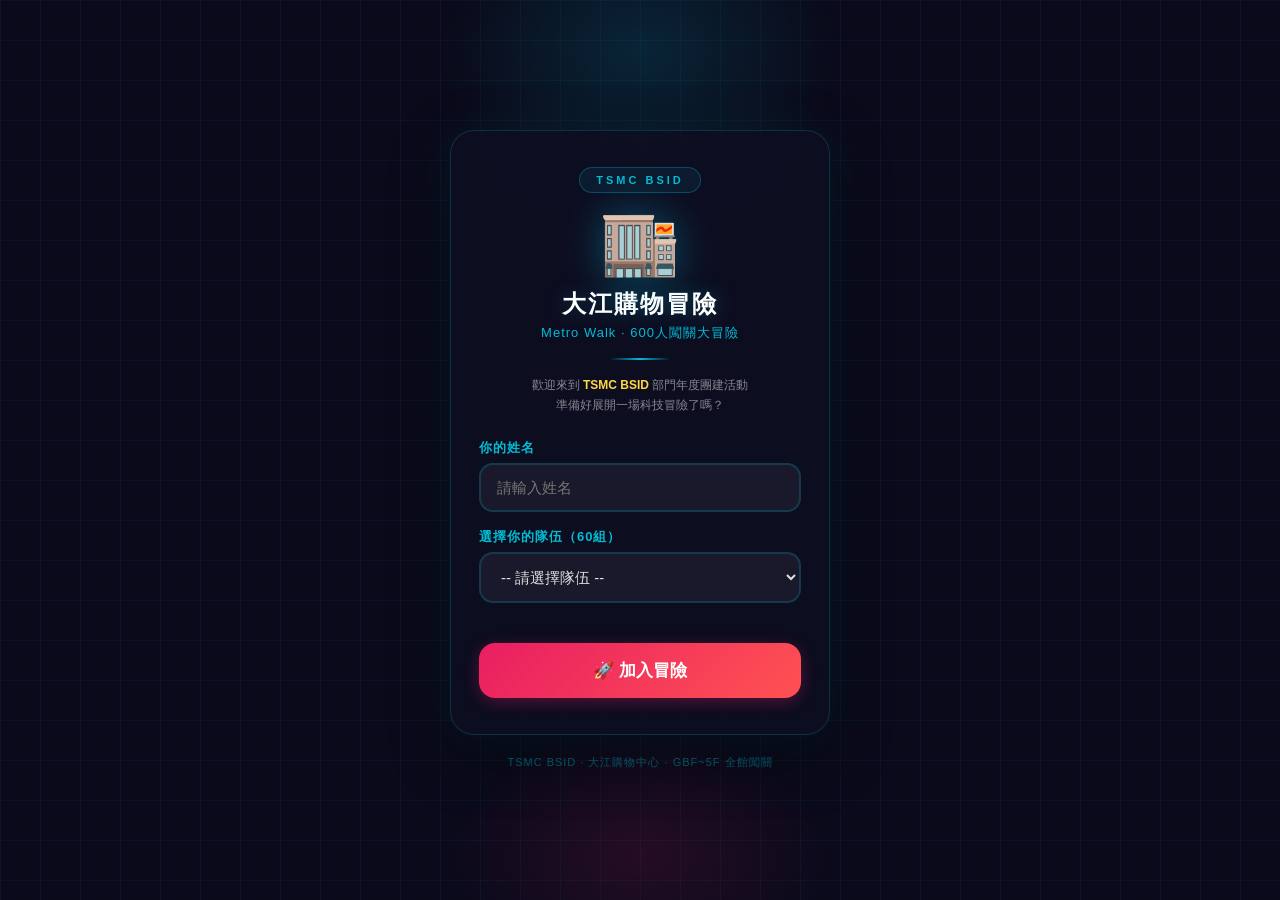
<file: index.html>
<!DOCTYPE html>
<html lang="zh-TW">
<head>
  <meta charset="UTF-8">
  <meta name="viewport" content="width=device-width, initial-scale=1.0, maximum-scale=1.0, user-scalable=no">
  <meta name="apple-mobile-web-app-capable" content="yes">
  <meta name="apple-mobile-web-app-status-bar-style" content="black-translucent">
  <meta name="theme-color" content="#E91E63">
  <link rel="manifest" href="manifest.json">
  <link rel="apple-touch-icon" href="assets/icons/icon-192.png">
  <title>大江購物冒險</title>
  <link rel="stylesheet" href="css/common.css?v=4">
  <style>
    .login-page { min-height:100vh; display:flex; flex-direction:column; align-items:center; justify-content:center; padding:24px; background:#0a0a1a; position:relative; overflow:hidden; }
    /* Animated grid background */
    .login-grid { position:absolute; top:0;left:0;right:0;bottom:0; background-image:
      linear-gradient(rgba(0,188,212,0.06) 1px, transparent 1px),
      linear-gradient(90deg, rgba(0,188,212,0.06) 1px, transparent 1px);
      background-size:40px 40px; pointer-events:none; animation:gridScroll 20s linear infinite; }
    @keyframes gridScroll { from{transform:translate(0,0)} to{transform:translate(40px,40px)} }
    .login-particles { position:absolute; top:0;left:0;right:0;bottom:0; pointer-events:none; overflow:hidden; }
    .login-particle { position:absolute; width:3px; height:3px; background:var(--secondary); border-radius:50%; opacity:0; animation:particleFloat 6s ease-in-out infinite; box-shadow:0 0 8px var(--secondary); }
    @keyframes particleFloat { 0%{opacity:0;transform:translateY(100vh)} 20%{opacity:0.8} 80%{opacity:0.8} 100%{opacity:0;transform:translateY(-20px)} }
    .login-glow-top { position:absolute; top:-100px; left:50%; transform:translateX(-50%); width:400px; height:300px; background:radial-gradient(ellipse, rgba(0,188,212,0.15), transparent 70%); pointer-events:none; }
    .login-glow-bot { position:absolute; bottom:-80px; left:50%; transform:translateX(-50%); width:400px; height:250px; background:radial-gradient(ellipse, rgba(233,30,99,0.12), transparent 70%); pointer-events:none; }
    .login-card { width:100%; max-width:380px; background:rgba(15,15,35,0.85); border:1px solid rgba(0,188,212,0.2); border-radius:24px; padding:36px 28px; box-shadow:0 0 40px rgba(0,188,212,0.08), 0 20px 60px rgba(0,0,0,0.4); position:relative; z-index:1; animation:fadeIn 0.6s ease; backdrop-filter:blur(20px); }
    .login-badge { text-align:center; margin-bottom:12px; }
    .login-badge-text { display:inline-block; font-size:11px; font-weight:700; color:var(--secondary); letter-spacing:3px; text-transform:uppercase; padding:6px 16px; border:1px solid rgba(0,188,212,0.3); border-radius:20px; background:rgba(0,188,212,0.08); }
    .login-logo { text-align:center; margin-bottom:8px; }
    .login-logo-icon { font-size:64px; display:block; margin-bottom:8px; filter:drop-shadow(0 0 20px rgba(0,188,212,0.4)); }
    .login-title { text-align:center; font-size:24px; font-weight:900; color:#fff; margin-bottom:4px; letter-spacing:2px; text-shadow:0 0 20px rgba(0,188,212,0.3); }
    .login-subtitle { text-align:center; font-size:13px; color:var(--secondary); margin-bottom:6px; letter-spacing:1px; }
    .login-welcome { text-align:center; font-size:12px; color:rgba(255,255,255,0.5); margin-bottom:24px; line-height:1.6; }
    .login-welcome strong { color:var(--accent); font-weight:700; }
    .team-preview { margin-top:12px; padding:16px; background:linear-gradient(135deg,rgba(0,188,212,0.15),rgba(233,30,99,0.1)); border:1px solid rgba(0,188,212,0.2); border-radius:var(--radius); color:white; text-align:center; display:none; }
    .team-preview.show { display:block; animation:fadeIn 0.3s ease; }
    .login-footer { text-align:center; margin-top:20px; font-size:11px; color:rgba(0,188,212,0.4); position:relative; z-index:1; letter-spacing:1px; }
    .login-divider { width:60px; height:2px; background:linear-gradient(90deg,transparent,var(--secondary),transparent); margin:16px auto; }
    @keyframes bounce { 0%,100%{transform:translateY(0)} 50%{transform:translateY(8px)} }
  </style>
</head>
<body>
<div class="login-page">
  <div class="login-grid"></div>
  <div class="login-particles" id="particles"></div>
  <div class="login-glow-top"></div>
  <div class="login-glow-bot"></div>
  <div class="login-card">
    <div class="login-badge"><span class="login-badge-text">TSMC BSID</span></div>
    <div class="login-logo"><span class="login-logo-icon">🏬</span></div>
    <h1 class="login-title">大江購物冒險</h1>
    <p class="login-subtitle">Metro Walk · 600人闖關大冒險</p>
    <div class="login-divider"></div>
    <div class="login-welcome">歡迎來到 <strong>TSMC BSID</strong> 部門年度團建活動<br>準備好展開一場科技冒險了嗎？</div>
    <form id="loginForm" onsubmit="return handleLogin(event)">
      <div class="form-group"><label class="form-label">你的姓名</label><input type="text" class="input" id="playerName" placeholder="請輸入姓名" required maxlength="20" autocomplete="off"></div>
      <div class="form-group"><label class="form-label">選擇你的隊伍（60組）</label><select class="select" id="teamSelect" required onchange="showTeamPreview()"><option value="">-- 請選擇隊伍 --</option></select></div>
      <div class="team-preview" id="teamPreview"><div id="previewEmoji" style="font-size:48px"></div><div id="previewName" style="font-size:20px;font-weight:700;margin-top:4px"></div><div id="previewNumber" style="font-size:13px;opacity:0.8"></div></div>
      <button type="submit" class="btn btn-primary btn-block btn-lg" id="loginBtn" style="margin-top:24px;">🚀 加入冒險</button>
    </form>
  </div>
  <p class="login-footer">TSMC BSID · 大江購物中心 · GBF~5F 全館闖關</p>
</div>
<script src="js/config.js"></script><script src="js/api.js"></script><script src="js/auth.js"></script><script src="js/audio.js"></script>
<script>
  if (Auth.isLoggedIn()) window.location.href = 'map.html';
  const select = document.getElementById('teamSelect');
  CONFIG.TEAMS.forEach(t => { const o = document.createElement('option'); o.value = t.id; o.textContent = `第${t.id}組 ${t.emoji} ${t.name}`; select.appendChild(o); });
  const particlesEl = document.getElementById('particles');
  for (let i = 0; i < 20; i++) { const p = document.createElement('div'); p.className = 'login-particle'; p.style.left = Math.random()*100+'%'; p.style.animationDelay = Math.random()*6+'s'; p.style.animationDuration = (4+Math.random()*4)+'s'; particlesEl.appendChild(p); }
  function showTeamPreview() { const id = parseInt(select.value); const p = document.getElementById('teamPreview'); if (!id) { p.classList.remove('show'); return; } const t = getTeamById(id); document.getElementById('previewEmoji').textContent = t.emoji; document.getElementById('previewName').textContent = t.name; document.getElementById('previewNumber').textContent = `第 ${t.id} 組 · 每組10人`; p.classList.add('show'); AudioEngine.init(); AudioEngine.tapButton(); }
  async function handleLogin(e) { e.preventDefault(); const name = document.getElementById('playerName').value.trim(), teamId = document.getElementById('teamSelect').value; if (!name) { alert('請輸入姓名'); return false; } if (!teamId) { alert('請選擇隊伍'); return false; } const btn = document.getElementById('loginBtn'); btn.disabled = true; btn.textContent = '加入中...'; try { AudioEngine.init(); AudioEngine.unlockGame(); API.init(); await Auth.register(name, teamId); window.location.href = 'map.html'; } catch { window.location.href = 'map.html'; } return false; }
</script>
<script src="js/sw-manager.js"></script>
<script>
  // SW 註冊由 sw-manager.js 處理
  let deferredPrompt;
  window.addEventListener('beforeinstallprompt', e => { e.preventDefault(); deferredPrompt = e; showInstallBanner(); });
  function showInstallBanner() { if (window.navigator.standalone || window.matchMedia('(display-mode: standalone)').matches) return; const b = document.createElement('div'); b.style.cssText = 'position:fixed;bottom:0;left:0;right:0;background:white;padding:16px 20px;box-shadow:0 -4px 20px rgba(0,0,0,0.15);z-index:999;display:flex;align-items:center;gap:12px;border-radius:16px 16px 0 0;'; b.innerHTML = `<div style="font-size:32px">📲</div><div style="flex:1"><div style="font-weight:700;font-size:14px">加到主畫面</div><div style="font-size:12px;color:#666">像 App 一樣快速開啟</div></div><button onclick="installApp()" style="background:var(--primary);color:white;border:none;border-radius:10px;padding:10px 18px;font-weight:700;font-size:13px;cursor:pointer">安裝</button><button onclick="this.parentElement.remove()" style="background:none;border:none;font-size:18px;cursor:pointer;color:#999">✕</button>`; document.body.appendChild(b); }
  async function installApp() { if (!deferredPrompt) return; deferredPrompt.prompt(); await deferredPrompt.userChoice; deferredPrompt = null; }
  const isIOS = /iPhone|iPad|iPod/.test(navigator.userAgent), isStandalone = window.navigator.standalone || window.matchMedia('(display-mode:standalone)').matches;
  if (isIOS && !isStandalone) { setTimeout(() => { if (localStorage.getItem('ios-tip-dismissed')) return; const t = document.createElement('div'); t.style.cssText = 'position:fixed;bottom:0;left:0;right:0;background:white;padding:20px;box-shadow:0 -4px 20px rgba(0,0,0,0.2);z-index:9999;border-radius:20px 20px 0 0;text-align:center;'; t.innerHTML = `<div style="font-size:36px;margin-bottom:8px">📲</div><div style="font-weight:800;font-size:16px;margin-bottom:16px">加到主畫面</div><div style="display:flex;gap:12px;margin-bottom:16px;"><div style="flex:1;background:#f5f5f5;border-radius:12px;padding:12px 8px;"><div style="font-size:28px">⬆️</div><div style="font-size:11px;color:#666">點擊分享</div></div><div style="flex:1;background:#f5f5f5;border-radius:12px;padding:12px 8px;"><div style="font-size:28px">➕</div><div style="font-size:11px;color:#666">加入主畫面</div></div><div style="flex:1;background:#f5f5f5;border-radius:12px;padding:12px 8px;"><div style="font-size:28px">✅</div><div style="font-size:11px;color:#666">完成</div></div></div><button onclick="this.parentElement.remove();localStorage.setItem('ios-tip-dismissed','1')" style="background:none;border:1px solid #ddd;border-radius:10px;padding:10px 24px;cursor:pointer;font-size:13px;color:#666">知道了</button>`; document.body.appendChild(t); }, 2000); }
</script>
</body>
</html>
</file>
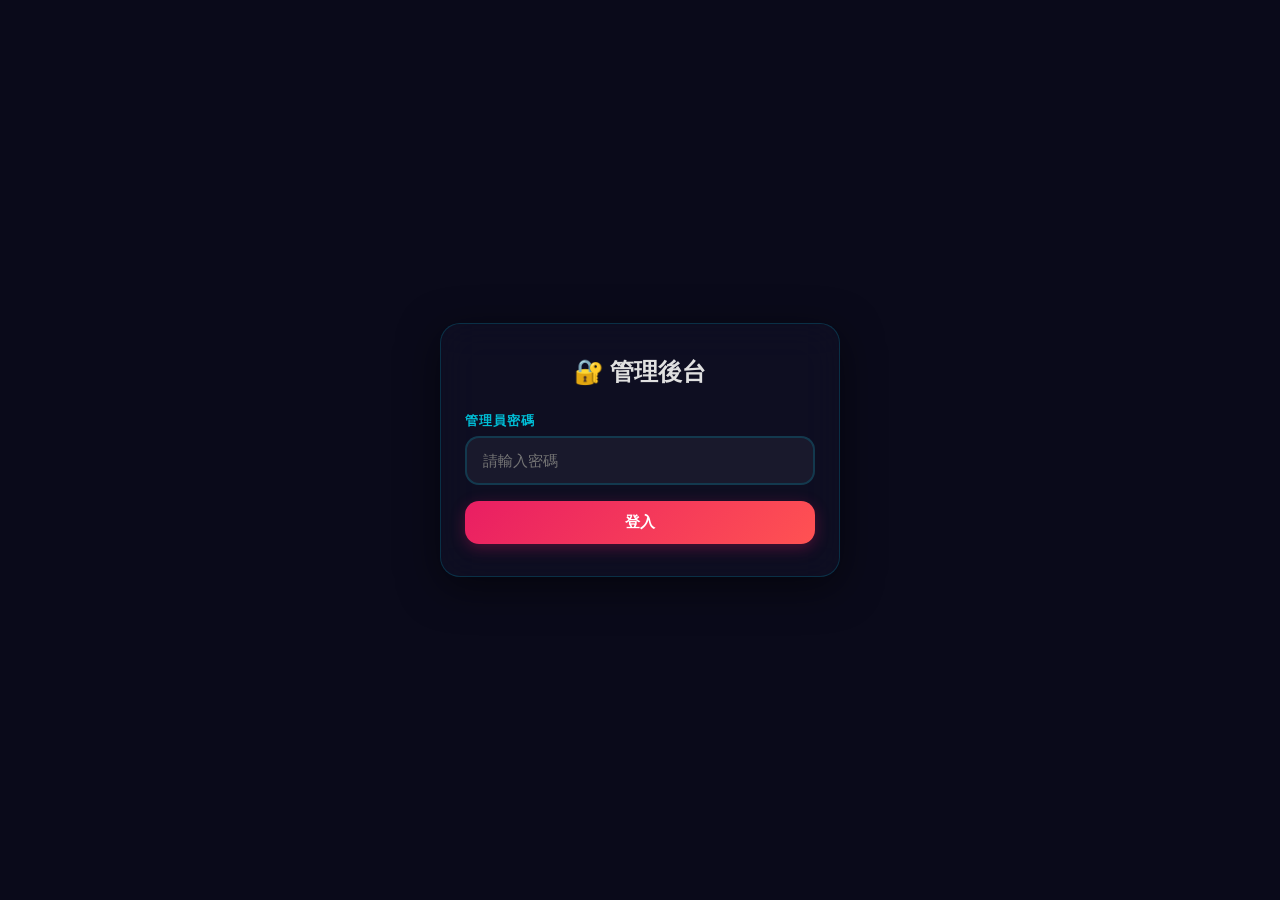
<file: admin.html>
<!DOCTYPE html>
<html lang="zh-TW">
<head>
  <meta charset="UTF-8">
  <meta name="viewport" content="width=device-width, initial-scale=1.0, maximum-scale=1.0, user-scalable=no">
  <meta name="theme-color" content="#E91E63">
  <title>管理後台 - 大江購物冒險</title>
  <link rel="stylesheet" href="css/common.css?v=4">
  <style>
    .admin-login { min-height:100vh; display:flex; align-items:center; justify-content:center; padding:24px; background:#0a0a1a; }
    .admin-card { width:100%; max-width:400px; background:rgba(15,15,35,0.9); border:1px solid rgba(0,188,212,0.2); border-radius:20px; padding:32px 24px; box-shadow:0 10px 40px rgba(0,0,0,0.5); backdrop-filter:blur(20px); }
    .admin-card h2 { color:var(--text); }
    .admin-card h2 { text-align:center; margin-bottom:24px; }
    .admin-panel { display:none; } .admin-panel.show { display:block; }
    .admin-section { background:var(--bg-card); border:1px solid rgba(0,188,212,0.12); border-radius:16px; padding:20px; margin-bottom:16px; box-shadow:var(--shadow); backdrop-filter:blur(8px); }
    .admin-section h3 { font-size:16px; margin-bottom:12px; color:var(--text); }
    .stat-grid { display:grid; grid-template-columns:repeat(2,1fr); gap:10px; margin-bottom:16px; }
    .stat-card { background:rgba(255,255,255,0.04); border:1px solid rgba(0,188,212,0.1); border-radius:12px; padding:12px; text-align:center; }
    .stat-card .num { font-size:24px; font-weight:900; color:var(--primary); }
    .stat-card .label { font-size:11px; color:var(--text-light); margin-top:4px; }
    .photo-review-card { background:rgba(255,255,255,0.04); border:1px solid rgba(0,188,212,0.1); border-radius:12px; padding:14px; margin-bottom:12px; }
    .photo-review-card img { width:100%; border-radius:8px; margin-bottom:10px; max-height:240px; object-fit:cover; }
    .photo-review-actions { display:flex; gap:8px; }
    .badge-pending { display:inline-block; padding:3px 10px; border-radius:12px; font-size:11px; font-weight:700; background:#fff3e0; color:#e65100; }
    .badge-approved { display:inline-block; padding:3px 10px; border-radius:12px; font-size:11px; font-weight:700; background:#e8f5e9; color:#2e7d32; }
    .badge-rejected { display:inline-block; padding:3px 10px; border-radius:12px; font-size:11px; font-weight:700; background:#ffebee; color:#c62828; }
  </style>
</head>
<body>
<div class="admin-login" id="adminLogin"><div class="admin-card"><h2>🔐 管理後台</h2><div class="form-group"><label class="form-label">管理員密碼</label><input type="password" class="input" id="adminPwd" placeholder="請輸入密碼"></div><button class="btn btn-primary btn-block" onclick="adminAuth()">登入</button></div></div>
<div class="admin-panel" id="adminPanel">
  <div class="top-bar"><button class="top-bar-back" onclick="window.location.href='map.html'">←</button><div class="top-bar-title">🔧 管理後台</div><div style="width:40px;"></div></div>
  <div class="page-container">
    <div class="admin-section"><h3>📊 即時數據</h3><div class="stat-grid"><div class="stat-card"><div class="num" id="statPlayers">-</div><div class="label">已登入</div></div><div class="stat-card"><div class="num" id="statPlays">-</div><div class="label">遊戲次數</div></div><div class="stat-card"><div class="num" id="statPending">-</div><div class="label">待審照片</div></div><div class="stat-card"><div class="num" id="statTime">-</div><div class="label">目前時間</div></div></div><button class="btn btn-outline btn-sm" onclick="loadDashboard()">🔄 刷新</button></div>

    <div class="admin-section"><h3>🎯 活動報到狀態</h3>
      <div class="stat-grid">
        <div class="stat-card"><div class="num" id="statOnline" style="color:#0f0">-</div><div class="label">即時在線</div></div>
        <div class="stat-card"><div class="num" id="statRegistered">-</div><div class="label">已報到</div></div>
        <div class="stat-card"><div class="num" id="statOnlinePct">-%</div><div class="label">上線比例</div></div>
        <div class="stat-card"><div class="num" id="statRegPct">-%</div><div class="label">報到比例</div></div>
      </div>
      <div style="display:flex;gap:6px;margin-bottom:12px;">
        <input type="number" class="input" id="eventTotalInput" placeholder="本日預計總人數" style="flex:1">
        <button class="btn btn-primary btn-sm" onclick="saveEventTotal()">💾 儲存</button>
      </div>
      <button class="btn btn-outline btn-sm" onclick="loadEventStatus()">🔄 刷新</button>
      <div id="teamCheckin" style="margin-top:12px;max-height:320px;overflow-y:auto;font-size:12px;"></div>
    </div>

    <div class="admin-section"><h3>🧪 測試模式</h3>
      <p style="font-size:12px;color:var(--text-light);margin-bottom:10px;">目前：<b id="currentTestMode">-</b>｜正式活動請關閉（玩家需達過關門檻才能提交分數）</p>
      <div style="display:flex;gap:8px;">
        <button class="btn btn-outline btn-sm" onclick="setTestMode('on')">🧪 開啟測試</button>
        <button class="btn btn-outline btn-sm" onclick="setTestMode('off')">🎯 關閉（正式）</button>
        <button class="btn btn-outline btn-sm" onclick="setTestMode('default')">↩️ 恢復預設</button>
      </div>
      <div style="font-size:11px;color:#999;margin-top:8px;">本按鈕只影響本裝置。URL 加 <code>?prod=1</code> 可強制正式，<code>?test=1</code> 可強制測試。</div>
    </div>

    <div class="admin-section"><h3>🚨 緊急後端切換</h3>
      <p style="font-size:12px;color:var(--text-light);margin-bottom:10px;">目前：<b id="currentBackend">-</b></p>
      <div style="display:flex;gap:8px;">
        <button class="btn btn-outline btn-sm" onclick="switchBackendTo('cf')">⚡ Cloudflare</button>
        <button class="btn btn-outline btn-sm" onclick="switchBackendTo('gas')">📊 GAS</button>
        <button class="btn btn-outline btn-sm" onclick="clearBackendOverride()">↩️ 恢復預設</button>
      </div>
      <div style="font-size:11px;color:#999;margin-top:8px;">可分享 URL 給玩家：<br><code id="backendShareUrl" style="word-break:break-all;color:#0cf;"></code></div>
    </div>

    <div class="admin-section"><h3>📢 發送廣播</h3><textarea class="input" id="broadcastContent" rows="3" placeholder="輸入廣播訊息..." style="resize:none;"></textarea><div style="margin-top:12px;"><button class="btn btn-primary" onclick="sendBroadcast()">📢 發送</button></div></div>
    <div class="admin-section"><h3>📸 照片審核</h3><button class="btn btn-outline btn-sm" onclick="loadPhotos()">🔄 刷新照片</button><div id="photoList" style="margin-top:12px;"></div></div>
    <div class="admin-section"><h3>🚨 緊急任務管理</h3><div id="emergencyList"></div><button class="btn btn-primary btn-sm" onclick="triggerEmergency()" style="margin-top:12px;">🚀 手動觸發下一組</button></div>
    <div class="admin-section"><h3>➕ 手動加分</h3><div class="form-group"><select class="select" id="pointsTeam"><option value="">選擇隊伍</option></select></div><div class="form-group"><input type="number" class="input" id="pointsAmount" placeholder="分數"></div><div class="form-group"><input type="text" class="input" id="pointsReason" placeholder="原因"></div><button class="btn btn-accent" id="addPointsBtn" onclick="addPoints()">確認加分</button></div>
    <div class="admin-section"><h3>🔄 一鍵重置</h3><p style="font-size:13px;color:var(--text-light);margin-bottom:12px;">清除所有遊戲紀錄、聊天記錄、玩家資料，讓遊戲重新開始。此操作無法復原！</p><button class="btn" style="background:#f44336;color:white;" onclick="resetAll()">⚠️ 重置所有資料</button></div>
  </div>
</div>
<script src="js/config.js"></script><script src="js/api.js"></script><script src="js/auth.js"></script>
<script>
  API.init();
  var _adminToken = null;
  async function adminAuth() {
    var pwd = document.getElementById('adminPwd').value;
    if (!pwd) { alert('請輸入密碼'); return; }
    try {
      var result = await API.post('ADMIN', { action: 'adminLogin', password: pwd });
      if (result && result.token) {
        _adminToken = result.token;
        sessionStorage.setItem('admin_token', _adminToken);
        document.getElementById('adminLogin').style.display = 'none';
        document.getElementById('adminPanel').classList.add('show');
        initAdmin();
      } else { alert('密碼錯誤'); }
    } catch(e) { alert('登入失敗：' + (e.message || '網路錯誤')); }
  }
  // 頁面重整時恢復 token
  (function() { var t = sessionStorage.getItem('admin_token'); if (t) { _adminToken = t; } })();
  function initAdmin() {
    const sel = document.getElementById('pointsTeam');
    CONFIG.TEAMS.forEach(t => { const o = document.createElement('option'); o.value = t.id; o.textContent = `${t.emoji} ${t.name}`; sel.appendChild(o); });
    loadDashboard(); loadPhotos(); renderEmergencyList();
    loadEventStatus(); updateBackendDisplay(); updateTestModeDisplay();
    var adPI = (CONFIG.POLL_INTERVAL && CONFIG.POLL_INTERVAL.adminDashboard) || { base: 8000, jitter: 2000 };
    setInterval(() => { loadPhotos(); loadDashboard(); }, adPI.base + Math.random() * adPI.jitter);
    setInterval(loadEventStatus, 15000);
  }

  // === 活動報到狀態 ===
  async function loadEventStatus() {
    try {
      const d = await API.get('getEventStatus', { action:'getEventStatus' }, 0);
      if (!d || d.error) return;
      document.getElementById('statOnline').textContent = d.totalOnline || 0;
      document.getElementById('statRegistered').textContent = d.totalRegistered || 0;
      document.getElementById('statOnlinePct').textContent = (d.onlinePercent || 0) + '%';
      document.getElementById('statRegPct').textContent = (d.registeredPercent || 0) + '%';
      if (d.eventTotal && !document.getElementById('eventTotalInput').value) {
        document.getElementById('eventTotalInput').placeholder = '本日預計總人數 (目前:' + d.eventTotal + ')';
      }
      // 各隊報到狀況
      var html = '<table style="width:100%;border-collapse:collapse;"><tr style="background:rgba(0,188,212,0.08);"><th style="padding:6px;text-align:left;">隊伍</th><th style="padding:6px;">報到</th><th style="padding:6px;">在線</th></tr>';
      (d.teams || []).forEach(function(t) {
        var checkin = t.registered > 0 ? '✅' : '⬜';
        html += '<tr style="border-bottom:1px solid rgba(255,255,255,0.06);"><td style="padding:6px;">' + checkin + ' ' + t.teamEmoji + ' ' + t.teamName + '</td><td style="padding:6px;text-align:center;">' + t.registered + '</td><td style="padding:6px;text-align:center;color:' + (t.online>0?'#0f0':'#666') + ';">' + t.online + '</td></tr>';
      });
      html += '</table>';
      document.getElementById('teamCheckin').innerHTML = html;
    } catch(e) { console.warn('loadEventStatus failed', e); }
  }
  async function saveEventTotal() {
    var v = parseInt(document.getElementById('eventTotalInput').value);
    if (!v || v < 0) { alert('請輸入有效人數'); return; }
    try {
      var res = await API.post('ADMIN', { action: 'updateEventTotal', token: _adminToken, total: v });
      if (res && res.success) { alert('已更新為 ' + v + ' 人'); loadEventStatus(); }
      else alert('失敗：' + (res.error || ''));
    } catch(e) { alert('失敗：' + e.message); }
  }

  // === 測試模式切換 ===
  function updateTestModeDisplay() {
    var ls = localStorage.getItem('testMode');
    var label = ls === 'off' ? '❌ 關閉（正式模式）' : ls === 'on' ? '🧪 強制開啟' : '🧪 預設開啟';
    var el = document.getElementById('currentTestMode');
    if (el) el.textContent = label;
  }
  function setTestMode(mode) {
    if (mode === 'default') localStorage.removeItem('testMode');
    else localStorage.setItem('testMode', mode);
    alert('已設定：' + mode + '\n重新整理頁面或分享 URL 給玩家後生效');
    updateTestModeDisplay();
  }

  // === 緊急後端切換 ===
  function updateBackendDisplay() {
    var cur = API.getBackend ? API.getBackend() : CONFIG.BACKEND;
    document.getElementById('currentBackend').textContent = cur.toUpperCase();
    var base = location.origin + location.pathname.replace(/admin\.html$/, '');
    document.getElementById('backendShareUrl').textContent = base + '?backend=' + cur;
  }
  function switchBackendTo(target) {
    if (API.switchBackend && API.switchBackend(target)) {
      alert('已切換至 ' + target.toUpperCase() + '\n重新整理頁面生效');
      updateBackendDisplay();
    }
  }
  function clearBackendOverride() {
    if (API.clearBackendOverride) {
      API.clearBackendOverride();
      alert('已清除覆寫，恢復預設後端');
      updateBackendDisplay();
    }
  }
  async function loadDashboard() {
    try { const d = await API.get('getDashboard', { action:'getDashboard', token:_adminToken }, 0);
      if (d) { document.getElementById('statPlayers').textContent = d.totalPlayers||0; document.getElementById('statPlays').textContent = d.totalPlays||0; document.getElementById('statPending').textContent = d.pendingPhotos||0; document.getElementById('statTime').textContent = new Date().toLocaleTimeString('zh-TW',{hour:'2-digit',minute:'2-digit'}); }
    } catch {}
  }
  async function loadPhotos() {
    try { const d = await API.get('getPendingPhotos', { action:'getPendingPhotos', token:_adminToken }, 0);
      if (!d || !d.photos) return; const c = document.getElementById('photoList');
      if (!d.photos.length) { c.innerHTML = '<div style="text-align:center;color:#999;padding:20px;">沒有照片</div>'; return; }
      const sorted = d.photos.sort((a,b) => a.status==='pending'&&b.status!=='pending'?-1:1);
      c.innerHTML = sorted.map(p => { const team = CONFIG.TEAMS.find(t=>t.id===p.teamId); const badge = p.status==='approved'?'badge-approved':p.status==='rejected'?'badge-rejected':'badge-pending'; const text = p.status==='approved'?'✅已通過':p.status==='rejected'?'❌未通過':'⏳待審核';
        return `<div class="photo-review-card"><img src="${p.thumbUrl||p.photoUrl}" loading="lazy"><div style="font-size:12px;color:var(--text-light);margin-bottom:8px;"><strong>${p.playerName}</strong> · ${team?team.emoji+' '+team.name:''} <span class="${badge}" style="margin-left:8px;">${text}</span></div>${p.status==='pending'?`<div class="photo-review-actions"><button class="btn btn-primary btn-sm" id="a-${p.submissionId}" onclick="verifyPhoto('${p.submissionId}',true,this)">✅ 通過 (+300分)</button><button class="btn btn-outline btn-sm" style="color:#f44336;border-color:#f44336;" id="r-${p.submissionId}" onclick="verifyPhoto('${p.submissionId}',false,this)">❌ 不通過</button></div>`:''}</div>`; }).join('');
    } catch {}
  }
  async function verifyPhoto(id, approved, btn) {
    if (!confirm(approved?'確定通過？將加 300 分':'確定不通過？')) return;
    const a = document.getElementById('a-'+id), r = document.getElementById('r-'+id);
    if (a) { a.disabled = true; a.textContent = '處理中...'; } if (r) r.disabled = true;
    try { await API.post('ADMIN', { action:'verifyPhoto', token:_adminToken, submissionId:id, approved }); alert(approved?'已通過！':'已拒絕'); loadPhotos(); } catch { alert('失敗'); if (a) { a.disabled=false; a.textContent='✅ 通過'; } if (r) r.disabled=false; }
  }
  async function sendBroadcast() { const c = document.getElementById('broadcastContent').value.trim(); if (!c) return alert('請輸入內容'); try { await API.post('ADMIN', { action:'broadcast', token:_adminToken, type:'text', content:c }); alert('已發送！'); document.getElementById('broadcastContent').value=''; } catch { alert('失敗'); } }
  async function addPoints() {
    const t = document.getElementById('pointsTeam').value, p = parseInt(document.getElementById('pointsAmount').value), r = document.getElementById('pointsReason').value.trim();
    if (!t||!p) return alert('請填寫完整');
    const btn = document.getElementById('addPointsBtn'); btn.disabled=true; btn.textContent='提交中...';
    try { await API.post('ADMIN', { action:'addManualPoints', token:_adminToken, teamId:parseInt(t), points:p, detail:r }); alert(`已加 ${p} 分！`); document.getElementById('pointsAmount').value=''; document.getElementById('pointsReason').value=''; btn.textContent='✅ 已送出'; setTimeout(()=>{ btn.disabled=false; btn.textContent='確認加分'; },3000); } catch { alert('失敗'); btn.disabled=false; btn.textContent='確認加分'; }
  }

  // === Emergency Task Management ===
  function renderEmergencyList() {
    const list = document.getElementById('emergencyList');
    if (!list) return;
    const tasks = CONFIG.EMERGENCY_TASKS || [];
    list.innerHTML = tasks.map((t, i) => {
      const statusColor = t.active ? '#4caf50' : '#999';
      const statusText = t.active ? '✅ 已觸發' : '⏳ 待觸發';
      return `<div style="background:rgba(255,255,255,0.04);border:1px solid rgba(0,188,212,0.1);border-radius:12px;padding:14px;margin-bottom:10px;border-left:4px solid ${statusColor};">
        <div style="display:flex;justify-content:space-between;align-items:center;">
          <div><strong>${t.icon} ${t.name}</strong> <span style="font-size:11px;color:${statusColor};font-weight:700;">${statusText}</span></div>
          <div style="font-size:12px;color:#999;">⏰ ${t.triggerTime}</div>
        </div>
        <div style="font-size:13px;color:#666;margin-top:6px;">${t.description}</div>
        <div style="display:flex;justify-content:space-between;align-items:center;margin-top:8px;">
          <span style="font-size:12px;color:#FF6F00;font-weight:700;">🏅 +${t.points} 分</span>
          ${!t.active ? `<button class="btn btn-primary btn-sm" onclick="activateEmergency(${i})">🚀 立即觸發</button>` : ''}
        </div>
      </div>`;
    }).join('');
  }

  function activateEmergency(idx) {
    if (!confirm('確定觸發此緊急任務？將廣播通知所有玩家！')) return;
    const task = CONFIG.EMERGENCY_TASKS[idx];
    task.active = true;
    task._triggered = true;
    // Send broadcast notification to all players
    API.post('ADMIN', { action:'broadcast', token:_adminToken, type:'emergency', content:`🚨 緊急任務【${task.name}】已開啟！${task.description}（完成可得 ${task.points} 分）`, title:task.name, id:task.id, points:task.points }).then(() => {
      alert('已觸發並廣播：' + task.name);
      renderEmergencyList();
    }).catch(() => alert('廣播失敗'));
  }

  function triggerEmergency() {
    const next = CONFIG.EMERGENCY_TASKS.find(t => !t.active);
    if (!next) { alert('所有緊急任務已觸發完畢！'); return; }
    const idx = CONFIG.EMERGENCY_TASKS.indexOf(next);
    activateEmergency(idx);
  }

  // === Reset All ===
  async function resetAll() {
    if (!confirm('⚠️ 確定要重置所有資料嗎？\n\n將清除：\n• 所有遊戲分數紀錄\n• 所有聊天訊息\n• 所有玩家登入資料\n• 所有照片審核紀錄\n\n此操作無法復原！')) return;
    if (!confirm('再次確認：真的要清除所有資料嗎？')) return;
    try {
      await API.post('ADMIN', { action:'resetAll', token:_adminToken });
      alert('✅ 所有資料已重置！遊戲可以重新開始。');
      loadDashboard(); loadPhotos();
    } catch(e) {
      alert('重置失敗：' + (e.message || '未知錯誤'));
    }
  }
</script>
</body>
</html>
</file>
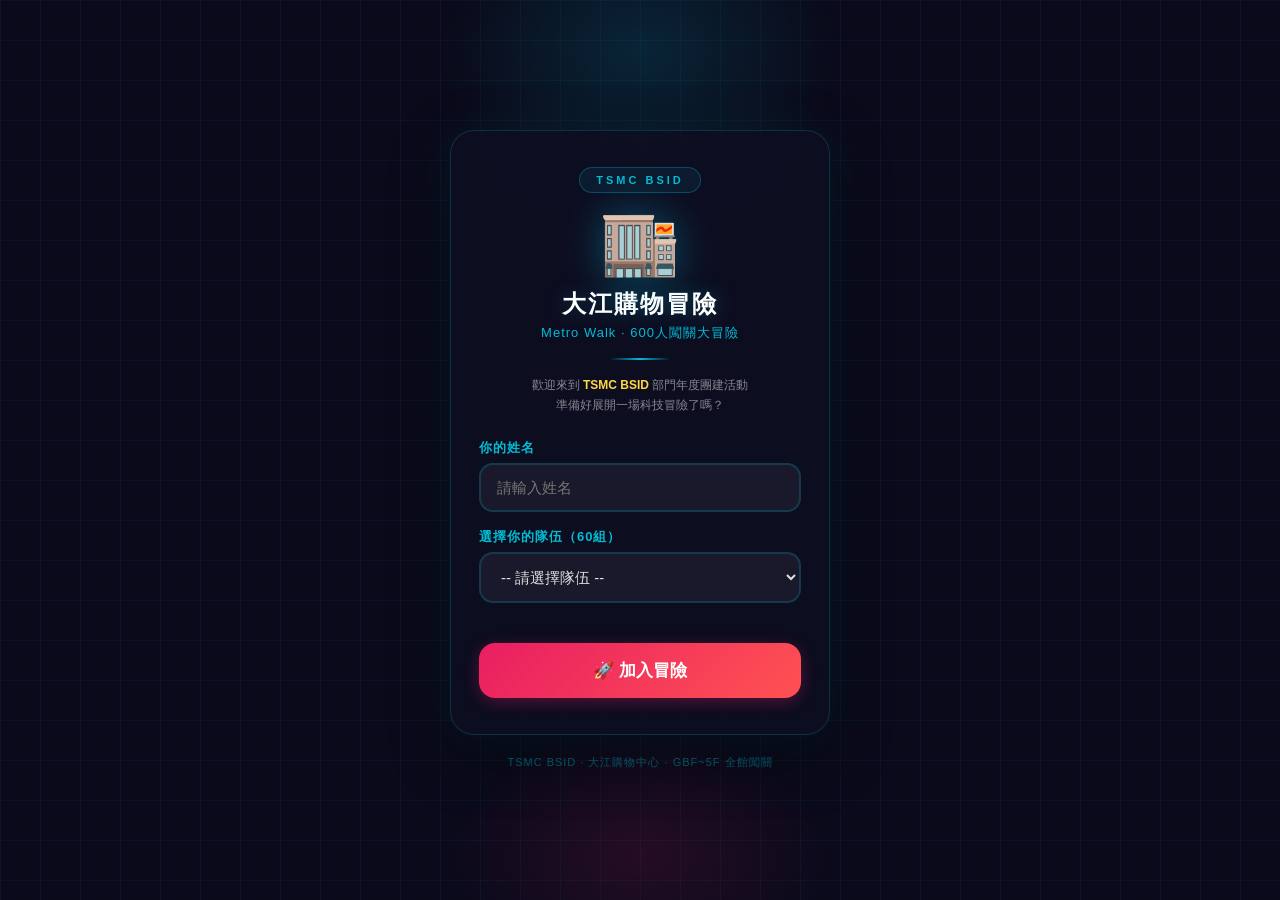
<file: game.html>
<!DOCTYPE html>
<html lang="zh-TW">
<head>
  <meta charset="UTF-8">
  <meta name="viewport" content="width=device-width, initial-scale=1.0, maximum-scale=1.0, user-scalable=no">
  <meta name="theme-color" content="#1a1a2e">
  <link rel="manifest" href="manifest.json">
  <title>遊戲 - 大江購物冒險</title>
  <link rel="stylesheet" href="css/common.css?v=4">
  <style>
    body { background:#1a1a2e; }
    .game-page { min-height:100vh; min-height:100dvh; position:relative; overflow:hidden; }
    .danmaku-overlay { position:absolute; top:60px; left:0; right:0; height:120px; pointer-events:none; overflow:hidden; z-index:5; }
    .game-intro { position:absolute; top:0;left:0;right:0;bottom:0; display:flex; flex-direction:column; align-items:center; justify-content:center; background:rgba(0,0,0,0.9); z-index:50; color:white; padding:32px; text-align:center; }
    .game-intro-icon { font-size:72px; margin-bottom:16px; animation:bounce 2s infinite; }
    .game-intro-title { font-size:28px; font-weight:900; margin-bottom:8px; }
    .game-intro-desc { font-size:14px; color:rgba(255,255,255,0.7); margin-bottom:8px; line-height:1.6; }
    .game-intro-rounds { font-size:13px; color:var(--accent); margin-bottom:24px; }
    .game-loading { font-size:13px; color:rgba(255,255,255,0.5); margin-top:12px; }
    .game-countdown { position:absolute; top:0;left:0;right:0;bottom:0; display:none; align-items:center; justify-content:center; background:rgba(0,0,0,0.8); z-index:55; }
    .game-countdown-num { font-size:120px; font-weight:900; color:white; animation:pulse 0.5s; }
    .game-canvas-container { width:100%; height:calc(100vh - 100px); height:calc(100dvh - 100px); position:relative; display:flex; align-items:center; justify-content:center; overflow-y:auto; z-index:1; }
    .game-canvas-container.has-dpad { height:calc(100vh - 250px); height:calc(100dvh - 250px); }
    .game-canvas-container canvas { display:block; max-width:100%; max-height:100%; touch-action:none; }
    /* Lives */
    .lives-display { display:flex; gap:2px; align-items:center; }
    .lives-display .heart { font-size:16px; transition:transform 0.3s,opacity 0.3s; }
    .lives-display .heart.lost { opacity:0.2; transform:scale(0.6); }
    /* Result */
    .game-result { position:absolute; top:0;left:0;right:0;bottom:0; display:none; flex-direction:column; align-items:center; justify-content:center; background:rgba(0,0,0,0.92); z-index:60; color:white; text-align:center; padding:24px; overflow-y:auto; }
    .result-icon { font-size:64px; margin-bottom:12px; animation:bounce 1s ease 2; }
    .result-score { font-size:56px; font-weight:900; color:var(--primary); }
    .result-label { font-size:14px; color:rgba(255,255,255,0.6); margin-top:6px; }
    .result-threshold { font-size:12px; color:rgba(255,255,255,0.35); margin-top:8px; }
    .result-fail { color:#f44336; font-size:15px; font-weight:700; margin-top:10px; }
    .result-bonus { margin-top:14px; }
    .trophy-row { display:flex; align-items:center; gap:8px; justify-content:center; margin:3px 0; font-size:13px; }
    .trophy-icon { font-size:18px; }
    .trophy-text { color:rgba(255,255,255,0.6); }
    .trophy-pts { color:var(--accent); font-weight:700; }
    .btn-submit { transition:all 0.3s; min-width:200px; }
    .btn-submit:active { transform:scale(0.95); }
    .btn-submit.submitting { background:#ff9800!important; }
    .btn-submit.submitted { background:#4CAF50!important; }
    /* Frank message system */
    .frank-section { margin-top:16px; width:100%; max-width:340px; animation:fadeIn 0.5s ease 0.3s both; }
    .frank-card { background:rgba(255,255,255,0.06); border:1px solid rgba(0,188,212,0.2); border-radius:16px; padding:16px; backdrop-filter:blur(8px); }
    .frank-header { display:flex; align-items:center; gap:12px; margin-bottom:10px; }
    .frank-avatar { width:48px; height:48px; border-radius:50%; background:linear-gradient(135deg,#00BCD4,#0097A7); display:flex; align-items:center; justify-content:center; font-size:28px; box-shadow:0 0 16px rgba(0,188,212,0.4); flex-shrink:0; position:relative; }
    .frank-avatar::after { content:''; position:absolute; inset:-3px; border-radius:50%; border:2px solid rgba(0,188,212,0.3); animation:pulse 2s ease-in-out infinite; }
    .frank-name { font-size:14px; font-weight:800; color:var(--secondary); }
    .frank-role { font-size:11px; color:rgba(255,255,255,0.4); }
    .frank-msg { font-size:14px; color:rgba(255,255,255,0.85); line-height:1.6; margin-bottom:12px; }
    .frank-responses { display:flex; flex-direction:column; gap:8px; }
    .frank-resp-btn { padding:10px 14px; border-radius:12px; border:1.5px solid rgba(0,188,212,0.25); background:rgba(0,188,212,0.06); color:var(--text); font-size:13px; font-weight:600; cursor:pointer; text-align:left; transition:all 0.2s; }
    .frank-resp-btn:active { background:rgba(0,188,212,0.2); transform:scale(0.97); }
    .frank-resp-btn.selected { border-color:var(--secondary); background:rgba(0,188,212,0.15); }
    .frank-reply { margin-top:10px; padding:10px 14px; background:rgba(0,188,212,0.08); border-radius:12px; font-size:13px; color:var(--secondary); animation:fadeIn 0.3s ease; display:none; }
    /* D-Pad */
    .dpad-container { display:none; position:fixed; bottom:0; left:0; right:0; height:150px; z-index:10; padding-bottom:env(safe-area-inset-bottom,0); background:linear-gradient(transparent,rgba(0,0,0,0.6)); }
    .dpad-container.active { display:flex; align-items:center; justify-content:center; }
    .dpad { position:relative; width:150px; height:130px; }
    .dpad-btn { position:absolute; width:52px; height:52px; border-radius:14px; background:rgba(255,255,255,0.15); border:2px solid rgba(255,255,255,0.3); color:white; font-size:24px; display:flex; align-items:center; justify-content:center; cursor:pointer; user-select:none; -webkit-user-select:none; -webkit-tap-highlight-color:transparent; transition:background 0.1s; }
    .dpad-btn:active,.dpad-btn.pressed { background:rgba(255,255,255,0.45); }
    .dpad-btn.up { top:0; left:50%; transform:translateX(-50%); }
    .dpad-btn.down { bottom:0; left:50%; transform:translateX(-50%); }
    .dpad-btn.left { left:0; top:50%; transform:translateY(-50%); }
    .dpad-btn.right { right:0; top:50%; transform:translateY(-50%); }
    .round-banner { position:fixed; top:50%; left:50%; transform:translate(-50%,-50%); background:linear-gradient(135deg,var(--primary),var(--accent)); color:white; font-size:28px; font-weight:900; padding:16px 40px; border-radius:20px; z-index:45; pointer-events:none; animation:roundBannerAnim 1.5s ease forwards; }
    @keyframes roundBannerAnim { 0%{opacity:0;transform:translate(-50%,-50%) scale(0.5)} 20%{opacity:1;transform:translate(-50%,-50%) scale(1.1)} 40%{transform:translate(-50%,-50%) scale(1)} 80%{opacity:1} 100%{opacity:0;transform:translate(-50%,-50%) scale(0.8)} }
    .btn:disabled { opacity:0.5; cursor:not-allowed; }
    /* Pause overlay */
    .pause-label { font-size:28px; font-weight:900; color:white; margin-bottom:20px; letter-spacing:2px; }
  </style>
</head>
<body>
<div class="game-page">
  <div class="top-bar" style="background:rgba(0,0,0,0.5);">
    <button class="top-bar-back" onclick="showGameSettings()">⚙️</button>
    <div class="top-bar-title" id="gameTitle">🎮<span id="testModeBadge" style="display:none;background:#f44336;color:white;font-size:10px;padding:2px 6px;border-radius:8px;margin-left:6px;vertical-align:middle;font-weight:700;">🧪 測試</span></div>
    <div id="roundDisplay" style="width:60px;text-align:center;color:var(--accent);font-size:12px;font-weight:700;"></div>
  </div>
  <div class="game-hud">
    <div class="hud-item"><div class="hud-label">分數</div><div class="hud-value" id="hudScore">0</div></div>
    <div class="hud-item"><div class="hud-label">時間</div><div class="hud-value" id="hudTime">--</div></div>
    <div class="hud-item">
      <div class="hud-label">命</div>
      <div class="hud-value lives-display" id="hudLives">
        <span class="heart">❤️</span><span class="heart">❤️</span><span class="heart">❤️</span>
      </div>
    </div>
  </div>
  <div class="danmaku-overlay" id="danmakuContainer"></div>

  <div class="game-intro" id="gameIntro">
    <div class="game-intro-icon" id="introIcon"></div>
    <div class="game-intro-title" id="introTitle"></div>
    <div class="game-intro-desc" id="introDesc"></div>
    <div class="game-intro-rounds" id="introRounds"></div>
    <button class="btn btn-primary btn-lg" id="btnStart" disabled style="min-width:200px;">
      <span class="spinner" style="width:20px;height:20px;border-width:2px;display:inline-block;vertical-align:middle;margin-right:8px;"></span>
      載入中...
    </button>
    <div class="game-loading" id="loadingMsg">正在載入遊戲引擎...</div>
    <button class="btn btn-outline" style="margin-top:12px;color:white;border-color:rgba(255,255,255,0.3);" onclick="window.location.href='map.html'">↩ 返回地圖</button>
  </div>

  <div class="game-countdown" id="gameCountdown"><div class="game-countdown-num" id="countdownNum">3</div></div>
  <div class="game-canvas-container" id="canvasContainer"><canvas id="gameCanvas"></canvas></div>

  <!-- D-Pad -->
  <div class="dpad-container" id="dpadContainer">
    <div class="dpad">
      <div class="dpad-btn up" ontouchstart="dpadInput('up');this.classList.add('pressed')" ontouchend="this.classList.remove('pressed')" onmousedown="dpadInput('up')">▲</div>
      <div class="dpad-btn left" ontouchstart="dpadInput('left');this.classList.add('pressed')" ontouchend="this.classList.remove('pressed')" onmousedown="dpadInput('left')">◀</div>
      <div class="dpad-btn right" ontouchstart="dpadInput('right');this.classList.add('pressed')" ontouchend="this.classList.remove('pressed')" onmousedown="dpadInput('right')">▶</div>
      <div class="dpad-btn down" ontouchstart="dpadInput('down');this.classList.add('pressed')" ontouchend="this.classList.remove('pressed')" onmousedown="dpadInput('down')">▼</div>
    </div>
  </div>

  <!-- Result -->
  <div class="game-result" id="gameResult">
    <div class="result-icon" id="resultIcon">🎉</div>
    <div style="font-size:14px;color:rgba(255,255,255,0.5);">最終得分</div>
    <div class="result-score" id="resultScore">0</div>
    <div class="result-label" id="resultCombo"></div>
    <div class="result-threshold" id="resultThreshold"></div>
    <div class="result-fail" id="resultFail" style="display:none;"></div>
    <div class="result-bonus" id="resultBonus">
      <div class="trophy-row"><span class="trophy-icon">🏆</span><span class="trophy-text">第1名</span><span class="trophy-pts">團隊 +500</span></div>
      <div class="trophy-row"><span class="trophy-icon">🥈</span><span class="trophy-text">第2名</span><span class="trophy-pts">團隊 +400</span></div>
      <div class="trophy-row"><span class="trophy-icon">🥉</span><span class="trophy-text">第3名</span><span class="trophy-pts">團隊 +300</span></div>
      <div class="trophy-row"><span class="trophy-icon">🏅</span><span class="trophy-text">第4名</span><span class="trophy-pts">團隊 +200</span></div>
      <div class="trophy-row"><span class="trophy-icon">🏅</span><span class="trophy-text">第5名</span><span class="trophy-pts">團隊 +100</span></div>
    </div>
    <!-- Frank Message -->
    <div class="frank-section" id="frankSection" style="display:none;">
      <div class="frank-card">
        <div class="frank-header">
          <div class="frank-avatar">🧔‍♂️</div>
          <div><div class="frank-name">Frank 法蘭克</div><div class="frank-role">TSMC BSID 主管</div></div>
        </div>
        <div class="frank-msg" id="frankMsg"></div>
        <div class="frank-responses" id="frankResponses"></div>
        <div class="frank-reply" id="frankReply"></div>
      </div>
    </div>
    <button class="btn btn-primary btn-lg btn-submit" id="btnSubmit" style="margin-top:20px;" onclick="submitAndReturn()">📤 提交分數</button>
    <button class="btn btn-outline" style="margin-top:10px;color:white;border-color:rgba(255,255,255,0.3);" onclick="window.location.href='map.html'">↩ 返回地圖</button>
  </div>

  <!-- Settings / Pause -->
  <div id="gameSettings" style="display:none;position:absolute;top:0;left:0;right:0;bottom:0;background:rgba(0,0,0,0.85);z-index:70;flex-direction:column;align-items:center;justify-content:center;gap:12px;">
    <div class="pause-label">⏸️ 暫停中</div>
    <button class="btn btn-primary btn-lg" onclick="closeGameSettings()">▶ 繼續遊戲</button>
    <button class="btn btn-outline" style="color:white;border-color:rgba(255,255,255,0.3);" onclick="window.location.reload()">🔄 重新開始</button>
    <button class="btn btn-outline" style="color:white;border-color:rgba(255,255,255,0.3);" onclick="window.location.href='map.html'">↩ 返回地圖</button>
    <button class="btn btn-outline" style="color:#f44336;border-color:rgba(244,67,54,0.3);" onclick="Auth.logout();window.location.href='index.html'">🚪 登出</button>
  </div>
</div>

<script src="js/config.js"></script>
<script src="js/api.js"></script>
<script src="js/auth.js"></script>
<script src="js/audio.js"></script>
<script src="js/chat.js"></script>
<script>
  // === Init ===
  if (!Auth.requireLogin()) throw new Error('未登入');
  AudioEngine.init(); API.init();
  if (typeof TEST_MODE !== 'undefined' && TEST_MODE) {
    var _tb = document.getElementById('testModeBadge'); if (_tb) _tb.style.display = 'inline-block';
  }
  try { Chat.init(); Chat.initDanmaku('danmakuContainer'); } catch(e) { console.warn('Chat init failed', e); }

  const params = new URLSearchParams(window.location.search);
  const gameId = params.get('id');
  const gameConfig = getGameById(gameId);
  if (!gameConfig) { alert('遊戲不存在'); window.location.href = 'map.html'; throw new Error('no game'); }
  if (gameConfig.type === 'photo') { window.location.href = 'photo-task.html'; throw new Error('redirect'); }

  document.getElementById('gameTitle').textContent = gameConfig.icon + ' ' + gameConfig.name;
  document.getElementById('introIcon').textContent = gameConfig.icon;
  document.getElementById('introTitle').textContent = gameConfig.name;
  document.getElementById('introDesc').textContent = gameConfig.description;
  document.getElementById('introRounds').textContent = gameConfig.hasRounds ? '🔄 回合制：破關後自動進入下一關，難度提升！' : '';

  // D-Pad for directional games
  const DPAD_GAMES = ['pacman', 'snake'];
  if (DPAD_GAMES.includes(gameId)) {
    document.getElementById('dpadContainer').classList.add('active');
    document.getElementById('canvasContainer').classList.add('has-dpad');
  }

  // === Engine Map ===
  const GAME_ENGINES = {
    pacman:{file:'js/games/pacman.js',engine:'PacmanGame'},
    snake:{file:'js/games/snake.js',engine:'SnakeGame'},
    whack:{file:'js/games/whack.js',engine:'WhackGame'},
    memory:{file:'js/games/memory.js',engine:'MemoryGame'},
    quiz:{file:'js/games/quiz.js',engine:'QuizGame'},
    catch:{file:'js/games/catch.js',engine:'CatchGame'},
    breaker:{file:'js/games/breaker.js',engine:'BreakerGame'},
    shooter:{file:'js/games/shooter.js',engine:'ShooterGame'},
    dodge:{file:'js/games/dodge.js',engine:'DodgeGame'},
    reaction:{file:'js/games/reaction.js',engine:'ReactionGame'},
    rhythm:{file:'js/games/rhythm.js',engine:'RhythmGame'},
    puzzle:{file:'js/games/puzzle.js',engine:'PuzzleGame'},
    'cook-boba':{file:'js/games/cook-boba.js',engine:'CookBobaGame'},
    'cook-beef':{file:'js/games/cook-beef.js',engine:'CookBeefGame'},
    'cook-dumpling':{file:'js/games/cook-dumpling.js',engine:'CookDumplingGame'},
    'cook-shaved':{file:'js/games/cook-shaved.js',engine:'CookShavedGame'},
    'cook-cake':{file:'js/games/cook-cake.js',engine:'CookCakeGame'}
  };

  let gameEngine = null;
  const gameEntry = GAME_ENGINES[gameId];
  const btnStart = document.getElementById('btnStart');
  const loadingMsg = document.getElementById('loadingMsg');

  // === Load Script ===
  function loadGameScript() {
    if (!gameEntry) return Promise.resolve(null);
    return fetch(gameEntry.file + '?v=' + Date.now())
      .then(function(r) { if (!r.ok) throw new Error('HTTP ' + r.status); return r.text(); })
      .then(function(code) {
        new Function(code)();
        var engine = window[gameEntry.engine];
        if (!engine) throw new Error('Engine not found after eval: ' + gameEntry.engine);
        return engine;
      });
  }

  loadGameScript().then(engine => {
    gameEngine = engine;
    btnStart.disabled = false;
    btnStart.innerHTML = '🎮 開始遊戲';
    btnStart.onclick = startCountdown;
    loadingMsg.textContent = '準備就緒！';
    loadingMsg.style.color = '#4caf50';
  }).catch(err => {
    console.error('Game load error:', err);
    loadingMsg.textContent = '載入失敗：' + err.message;
    loadingMsg.style.color = '#f44336';
    btnStart.disabled = false;
    btnStart.innerHTML = '🔄 重新載入';
    btnStart.onclick = () => {
      if ('caches' in window) {
        caches.keys().then(keys => Promise.all(keys.map(k => caches.delete(k)))).then(() => window.location.reload());
      } else { window.location.reload(); }
    };
  });

  // === 防作弊：遊戲開始時向後端要 Token ===
  var _gameToken = null, _gameStartTime = null;
  async function requestGameToken() {
    try {
      var session = Auth.getSession();
      var data = await API.get('startGame', { action: 'startGame', playerId: session.playerId, gameId: gameId }, 0);
      if (data && data.gameToken) { _gameToken = data.gameToken; _gameStartTime = data.startTime; }
    } catch(e) { console.warn('Token request failed', e); }
  }

  // === 防作弊：分數簽章 ===
  async function signScore(score) {
    if (!_gameStartTime) return { signature: null, startTime: null };
    var raw = Auth.getSession().playerId + '|' + gameId + '|' + score + '|' + _gameStartTime + '|' + 'mw_s3cure_2026';
    // Web Crypto SHA-256
    try {
      var enc = new TextEncoder();
      var hashBuf = await crypto.subtle.digest('SHA-256', enc.encode(raw));
      var hex = Array.from(new Uint8Array(hashBuf)).map(function(b) { return ('0' + b.toString(16)).slice(-2); }).join('');
      return { signature: hex.substring(0, 16), startTime: _gameStartTime };
    } catch(e) {
      return { signature: null, startTime: _gameStartTime };
    }
  }

  // === 前端分數上限（對齊後端 GAME_LIMITS，防作弊第一道關卡）===
  const GAME_SCORE_CAP = {
    pacman:5000, snake:5000, whack:5000, memory:8000, quiz:5000,
    catch:5000, breaker:8000, shooter:5000, dodge:5000, reaction:5000,
    rhythm:5000, puzzle:8000,
    'cook-boba':5000, 'cook-beef':5000, 'cook-dumpling':5000,
    'cook-shaved':5000, 'cook-cake':5000
  };
  const SCORE_CAP = GAME_SCORE_CAP[gameId] || 5000;
  function clampScore(n) {
    if (typeof n !== 'number' || !isFinite(n)) return 0;
    return Math.max(0, Math.min(SCORE_CAP, Math.floor(n)));
  }

  // === GameState ===
  const GameState = {
    running: false, paused: false,
    score: 0, combo: 0, maxCombo: 0,
    lives: 3, maxLives: 3,
    timeLeft: gameConfig.duration || 60,
    canvas: null, ctx: null, timer: null, animFrame: null,
    round: 1,
    scoreCap: SCORE_CAP,

    updateHUD() {
      // 防禦層：每次刷新 HUD 都夾住分數，擋掉遊戲內部直接指派 score 繞過 addScore 的情境
      this.score = clampScore(this.score);
      document.getElementById('hudScore').textContent = this.score;
      document.getElementById('hudTime').textContent = this.timeLeft;
      // Lives
      var livesEl = document.getElementById('hudLives');
      var h = '';
      for (var i = 0; i < this.maxLives; i++) h += '<span class="heart' + (i >= this.lives ? ' lost' : '') + '">❤️</span>';
      livesEl.innerHTML = h;
      // Time color
      var timeEl = document.getElementById('hudTime');
      if (this.timeLeft <= 10) timeEl.style.color = '#f44336';
      else if (this.timeLeft <= 20) timeEl.style.color = '#ff9800';
      else timeEl.style.color = 'white';
    },

    addScore(pts) {
      if (typeof pts !== 'number' || !isFinite(pts)) return;
      this.score = clampScore(this.score + pts);
      this.updateHUD();
      AudioEngine.scoreUp();
      if (navigator.vibrate) navigator.vibrate(20);
    },
    addCombo() {
      this.combo++;
      if (this.combo > this.maxCombo) this.maxCombo = this.combo;
      AudioEngine.comboHit(this.combo);
      if (navigator.vibrate) navigator.vibrate(30);
    },
    resetCombo() { this.combo = 0; this.updateHUD(); },

    loseLife() {
      this.lives--;
      this.updateHUD();
      AudioEngine.penalty();
      if (navigator.vibrate) navigator.vibrate([100, 50, 100]);
      if (this.lives <= 0) {
        this.running = false;
      }
      return this.lives;
    },

    showRoundBanner(round) {
      this.round = round;
      document.getElementById('roundDisplay').textContent = 'R' + round;
      var banner = document.createElement('div');
      banner.className = 'round-banner';
      banner.textContent = '🔥 Round ' + round;
      document.body.appendChild(banner);
      AudioEngine.roundClear();
      if (navigator.vibrate) navigator.vibrate([100, 50, 200]);
      setTimeout(function() { banner.remove(); }, 1500);
    }
  };

  // === D-Pad ===
  function dpadInput(dir) {
    if (!gameEngine || !GameState.running || GameState.paused) return;
    if (gameEngine.setDirection) gameEngine.setDirection(dir);
    AudioEngine.tapButton();
    if (navigator.vibrate) navigator.vibrate(15);
  }

  // === Canvas ===
  const canvas = document.getElementById('gameCanvas');
  const containerEl = document.getElementById('canvasContainer');
  function resizeCanvas() {
    canvas.width = Math.min(400, containerEl.clientWidth);
    canvas.height = Math.min(600, containerEl.clientHeight > 20 ? containerEl.clientHeight - 20 : 500);
  }
  resizeCanvas();
  GameState.canvas = canvas;
  GameState.ctx = canvas.getContext('2d');

  // === Countdown ===
  function startCountdown() {
    if (!gameEngine) {
      loadingMsg.textContent = '引擎未就緒，重新載入中...';
      if ('caches' in window) {
        caches.keys().then(keys => Promise.all(keys.map(k => caches.delete(k)))).then(() => window.location.reload());
      } else { window.location.reload(); }
      return;
    }
    document.getElementById('gameIntro').style.display = 'none';
    var cd = document.getElementById('gameCountdown');
    cd.style.display = 'flex';
    var count = 3;
    document.getElementById('countdownNum').textContent = count;
    AudioEngine.countdown();
    if (navigator.vibrate) navigator.vibrate(50);
    var ci = setInterval(function() {
      count--;
      if (count > 0) {
        document.getElementById('countdownNum').textContent = count;
        AudioEngine.countdown();
        if (navigator.vibrate) navigator.vibrate(50);
      } else {
        clearInterval(ci);
        cd.style.display = 'none';
        startGame();
      }
    }, 1000);
  }

  // === Start ===
  function startGame() {
    GameState.running = true;
    GameState.paused = false;
    GameState.score = 0;
    GameState.combo = 0;
    GameState.maxCombo = 0;
    GameState.lives = 3;
    GameState.maxLives = 3;
    GameState.round = 1;
    GameState.timeLeft = gameConfig.duration || 60;
    GameState.updateHUD();
    document.getElementById('roundDisplay').textContent = 'R1';
    // 防作弊：向後端請求遊戲 Token（記錄開始時間）
    requestGameToken();
    AudioEngine.gameStart();
    if (navigator.vibrate) navigator.vibrate(200);

    try {
      gameEngine.init(GameState);
    } catch (err) {
      console.error('Game init error:', err);
      alert('遊戲初始化失敗: ' + err.message);
      window.location.href = 'map.html';
      return;
    }

    // Timer
    GameState.timer = setInterval(function() {
      if (GameState.paused) return;
      if (!GameState.running) { endGame(); return; }
      GameState.timeLeft--;
      GameState.updateHUD();
      if (GameState.timeLeft === 10) { AudioEngine.playTone(440, 0.2, 'square', 0.15); if (navigator.vibrate) navigator.vibrate([100,50,100]); }
      else if (GameState.timeLeft <= 5 && GameState.timeLeft > 0) { AudioEngine.playTone(880, 0.1, 'square', 0.2); if (navigator.vibrate) navigator.vibrate(50); }
      if (GameState.timeLeft <= 0) { GameState.running = false; endGame(); }
    }, 1000);

    // Game loop
    function loop() {
      if (!GameState.running) { checkGameEnd(); return; }
      if (!GameState.paused) {
        try {
          if (gameEngine.update) gameEngine.update();
          if (gameEngine.render) gameEngine.render();
        } catch (err) { console.error('Game loop error:', err); }
      }
      GameState.animFrame = requestAnimationFrame(loop);
    }
    GameState.animFrame = requestAnimationFrame(loop);
  }

  // Check if game ended (lives = 0) via game loop
  function checkGameEnd() {
    if (!GameState.running && GameState.timer) {
      endGame();
    }
  }

  // === Frank Messages ===
  var FRANK_SUCCESS = [
    { msg: '太強了！果然是我帶出來的精英，這實力根本可以出道了 💪', responses: ['老闆，你教得好！🫡', '我也嚇到自己了 😎', '這只是基本操作啦～'] },
    { msg: '看到這分數我都想幫你加薪了…可惜我也只是打工的 😂', responses: ['那先加雞腿吧！🍗', '精神上的加薪我收到了 💰', '老闆你最帥了！✨'] },
    { msg: '你剛剛的表現堪稱教科書等級，讓我回味一下…🤩', responses: ['要不要我再表演一次？😏', '截圖存起來當傳家寶！📸', '低調低調，怕同事嫉妒 🤫'] },
    { msg: '這波操作太絲滑了！公司年會表演就靠你了 🎤', responses: ['我的才藝就是贏比賽 🏆', '年會我可以打十個！💪', '先讓我喘口氣好嗎 😮‍💨'] },
    { msg: 'BSID 有你真好！你就是團隊的 MVP 🌟', responses: ['是 BSID 讓我發光的！🌟', 'MVP 是每一位隊友！🤝', '等等，MVP 有獎金嗎？💸'] }
  ];
  var FRANK_FAIL = [
    { msg: '沒事沒事，愛迪生失敗了一千次才發明燈泡，你才第一次而已！💡', responses: ['我是在累積經驗值！📈', '愛迪生沒有手機遊戲 😤', '下次一定！拳頭硬了 👊'] },
    { msg: '你知道嗎？失敗是成功的老母親。去吧，讓老母親驕傲！🫶', responses: ['我這就去認親！😂', '老母親等我凱旋歸來！🏃', '這比喻太有畫面了 😆'] },
    { msg: '別灰心！我當年第一次報告也被打槍，現在不也活得好好的嗎 😌', responses: ['老闆你的故事好勵志 🥹', '所以重點是活著就好？😂', '我馬上重新挑戰！🔥'] },
    { msg: '這次只是熱身！等你全力以赴的時候，分數肯定爆表 🚀', responses: ['對！我還沒認真呢 😤', '熱身結束，開始發力！💪', '老闆你真會安慰人 🥺'] },
    { msg: '失敗不可怕，可怕的是不敢再試一次。BSID 的勇者不怕跌倒！⚔️', responses: ['我是 BSID 最勇的勇者！⚔️', '跌倒了就再爬起來！🧗', '老闆這台詞好帥 🤩'] }
  ];
  var FRANK_REPLIES = [
    '哈哈哈！你的反應也太可愛了吧，繼續加油！🔥',
    '就是這個態度！BSID 精神就是永不放棄 💪',
    '笑死我了 😂 好啦好啦，趕快去下一關吧！',
    '收到！我會在終點等你們凱旋歸來的 🏁',
    '哈哈 你真的很有趣耶！快去拿更多分吧 🎯'
  ];

  function showFrankMessage(passed) {
    var pool = passed ? FRANK_SUCCESS : FRANK_FAIL;
    var frank = pool[Math.floor(Math.random() * pool.length)];
    document.getElementById('frankMsg').textContent = frank.msg;
    var respEl = document.getElementById('frankResponses');
    respEl.innerHTML = '';
    frank.responses.forEach(function(r, i) {
      var btn = document.createElement('button');
      btn.className = 'frank-resp-btn';
      btn.textContent = r;
      btn.onclick = function() {
        respEl.querySelectorAll('.frank-resp-btn').forEach(function(b) { b.classList.remove('selected'); b.style.pointerEvents = 'none'; });
        btn.classList.add('selected');
        var reply = FRANK_REPLIES[Math.floor(Math.random() * FRANK_REPLIES.length)];
        var replyEl = document.getElementById('frankReply');
        replyEl.textContent = '💬 Frank：' + reply;
        replyEl.style.display = 'block';
        if (typeof AudioEngine !== 'undefined') AudioEngine.tapButton();
      };
      respEl.appendChild(btn);
    });
    document.getElementById('frankSection').style.display = 'block';
  }

  // === End Game ===
  var _gameEnded = false;
  function endGame() {
    if (_gameEnded) return; // prevent double call
    _gameEnded = true;
    if (GameState.timer) { clearInterval(GameState.timer); GameState.timer = null; }
    GameState.running = false;
    if (GameState.animFrame) { cancelAnimationFrame(GameState.animFrame); GameState.animFrame = null; }
    try { if (gameEngine && gameEngine.cleanup) gameEngine.cleanup(); } catch(e) { console.warn('Cleanup error', e); }

    AudioEngine.gameEnd();
    if (navigator.vibrate) navigator.vibrate([200, 100, 200, 100, 300]);

    // 最終定分：夾到上限後鎖定，避免後續再被遊戲更新
    GameState.score = clampScore(GameState.score);
    var threshold = gameConfig.threshold || 0;
    var testMode = (typeof TEST_MODE !== 'undefined') && TEST_MODE;
    // 測試模式：永遠視為通過，讓所有遊戲可直接體驗完整流程
    var passed = testMode ? true : (GameState.score >= threshold);

    document.getElementById('resultIcon').textContent = passed ? '🏆' : '😢';
    document.getElementById('resultScore').textContent = GameState.score;
    document.getElementById('resultCombo').textContent = GameState.maxCombo > 0 ? '🔥 最高連擊 ' + GameState.maxCombo : '';
    document.getElementById('resultThreshold').textContent = '過關門檻: ' + threshold + ' 分' + (testMode ? '（🧪 測試模式：不限分數）' : '');

    var failEl = document.getElementById('resultFail');
    var bonusEl = document.getElementById('resultBonus');
    var submitBtn = document.getElementById('btnSubmit');

    if (passed) {
      failEl.style.display = 'none';
      bonusEl.style.display = 'block';
      submitBtn.style.display = 'block';
      submitBtn.disabled = false;
      submitBtn.className = 'btn btn-primary btn-lg btn-submit';
      submitBtn.textContent = '📤 提交分數';
    } else {
      failEl.style.display = 'block';
      failEl.textContent = '未達過關門檻 (' + threshold + '分)，無法提交分數';
      bonusEl.style.display = 'none';
      submitBtn.style.display = 'none';
    }

    showFrankMessage(passed);
    document.getElementById('gameResult').style.display = 'flex';
  }

  // === Submit ===
  async function submitAndReturn() {
    var btn = document.getElementById('btnSubmit');
    btn.disabled = true;
    btn.className = 'btn btn-primary btn-lg btn-submit submitting';
    btn.textContent = '⏳ 提交中...';
    var session = Auth.getSession();
    try {
      // 防作弊：提交前再次夾分數 + 附帶簽章
      var finalScore = clampScore(GameState.score);
      GameState.score = finalScore;
      var sig = await signScore(finalScore);
      var result = await API.post('WRITE', {
        action: 'submitScore',
        playerId: session.playerId,
        playerName: session.name,
        teamId: session.teamId,
        gameId: gameId,
        score: finalScore,
        signature: sig.signature,
        startTime: sig.startTime
      });
      // 檢查是否被後端攔截
      if (result && (result.blocked || result.rateLimited)) {
        btn.className = 'btn btn-primary btn-lg btn-submit';
        btn.textContent = result.rateLimited ? '⏳ 請稍後再試' : '⚠️ 提交異常';
        btn.disabled = true;
        return;
      }
      btn.className = 'btn btn-primary btn-lg btn-submit submitted';
      btn.textContent = '✅ 已提交成功！';
      // Mark game as completed in localStorage
      try {
        var gs = JSON.parse(localStorage.getItem('gameStatus') || '{}');
        gs[gameId] = 'completed';
        localStorage.setItem('gameStatus', JSON.stringify(gs));
      } catch(e) {}
      AudioEngine.uploadSuccess();
      if (navigator.vibrate) navigator.vibrate([100, 50, 100]);
    } catch (err) {
      console.error('Submit error:', err);
      btn.className = 'btn btn-primary btn-lg btn-submit';
      btn.textContent = '❌ 提交失敗，點擊重試';
      btn.disabled = false;
    }
  }

  // === Pause ===
  function showGameSettings() {
    GameState.paused = true;
    if (GameState.animFrame) { cancelAnimationFrame(GameState.animFrame); GameState.animFrame = null; }
    document.getElementById('gameSettings').style.display = 'flex';
    AudioEngine.tapButton();
  }
  function closeGameSettings() {
    document.getElementById('gameSettings').style.display = 'none';
    GameState.paused = false;
    if (GameState.running) {
      // Restart game loop
      function loop() {
        if (!GameState.running) { checkGameEnd(); return; }
        if (!GameState.paused) {
          try {
            if (gameEngine.update) gameEngine.update();
            if (gameEngine.render) gameEngine.render();
          } catch (err) { console.error('Game loop error:', err); }
        }
        GameState.animFrame = requestAnimationFrame(loop);
      }
      GameState.animFrame = requestAnimationFrame(loop);
    }
    AudioEngine.tapButton();
  }

  // === Keyboard ===
  document.addEventListener('keydown', function(e) {
    var map = { ArrowUp:'up', ArrowDown:'down', ArrowLeft:'left', ArrowRight:'right', w:'up', s:'down', a:'left', d:'right', W:'up', S:'down', A:'left', D:'right' };
    if (map[e.key]) { e.preventDefault(); dpadInput(map[e.key]); }
    if (e.key === 'Escape') {
      if (document.getElementById('gameSettings').style.display === 'flex') closeGameSettings();
      else if (GameState.running) showGameSettings();
    }
  });
</script>
<script>
  // SW 註冊由 sw-manager.js 處理
</script>
<script src="js/sw-manager.js"></script>
</body>
</html>
</file>
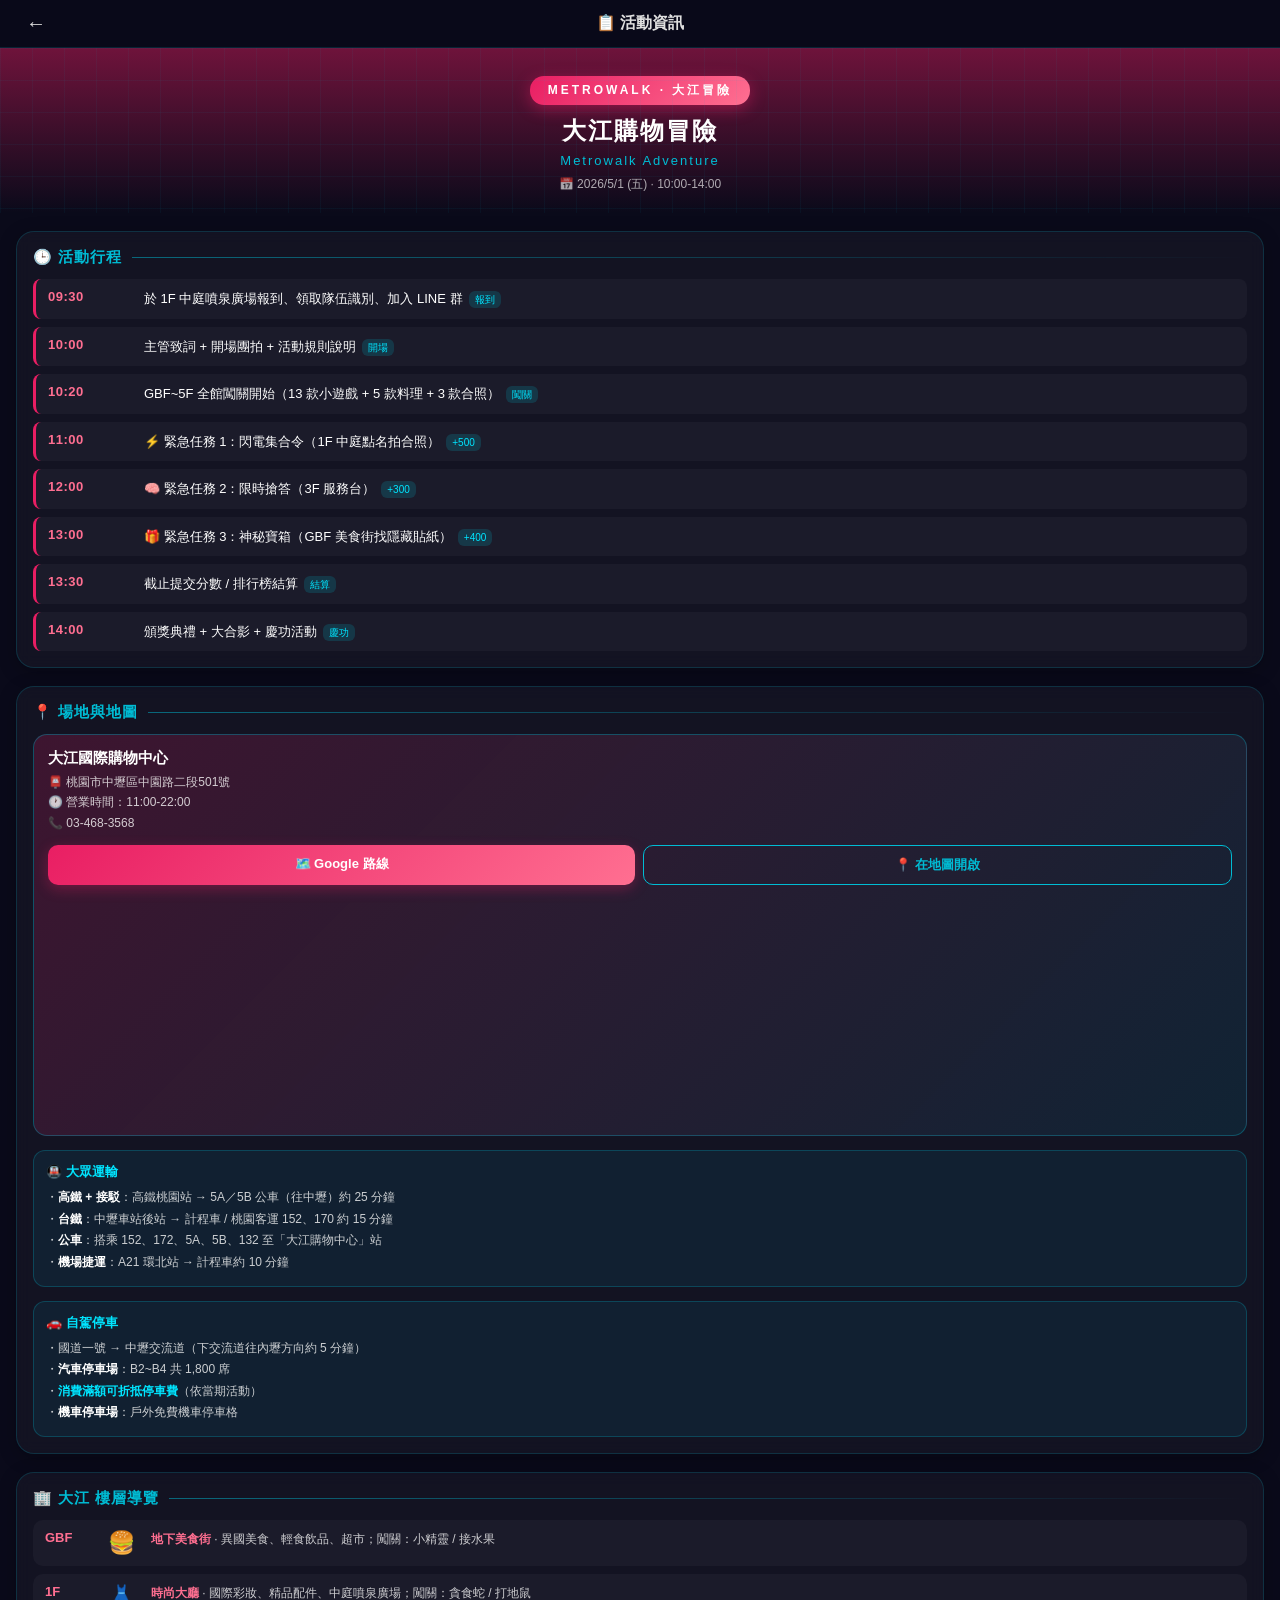
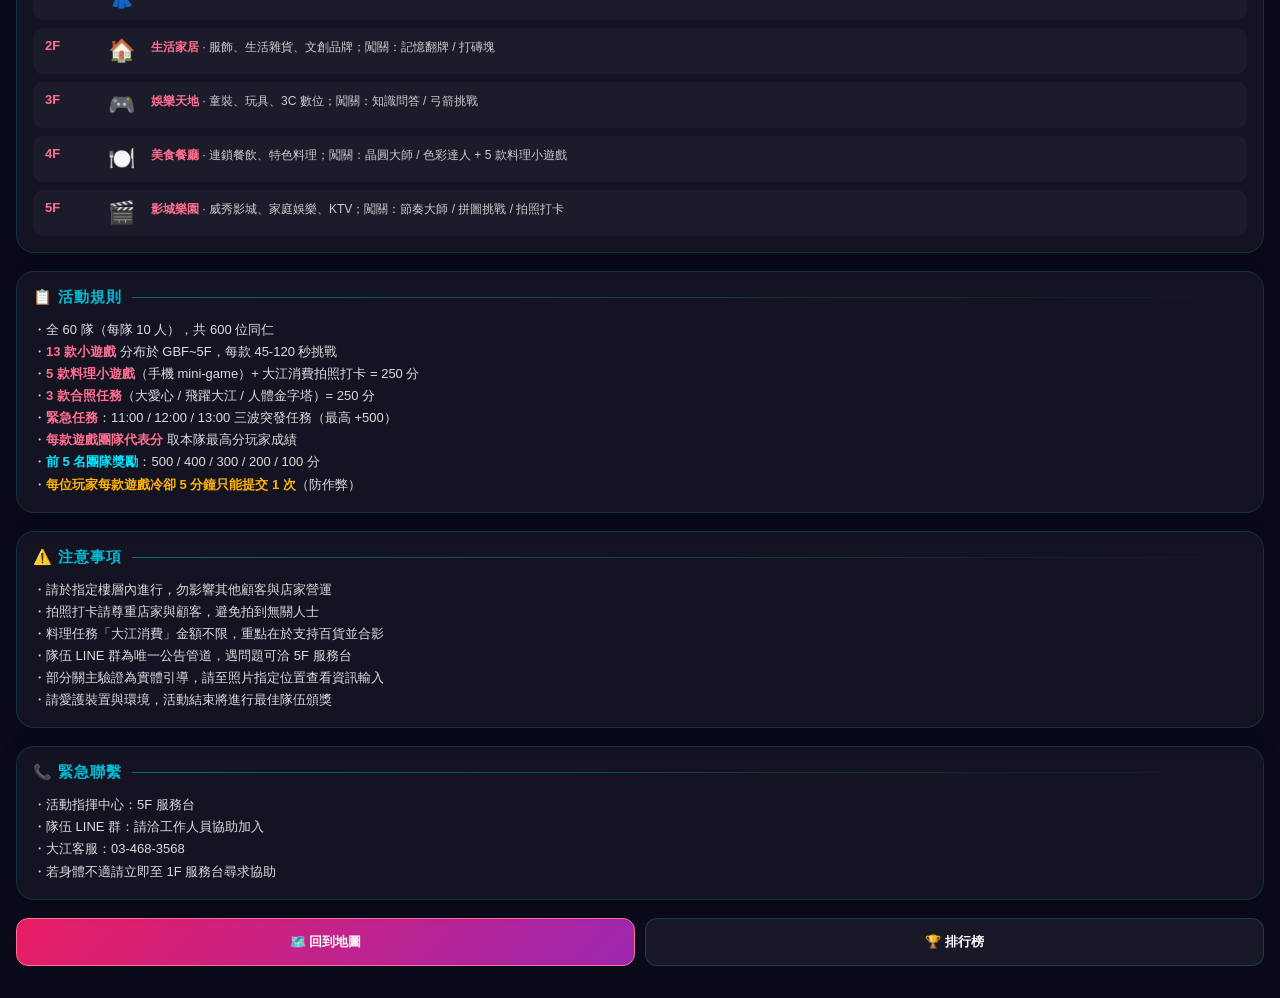
<file: info.html>
<!DOCTYPE html>
<html lang="zh-TW">
<head>
  <meta charset="UTF-8">
  <meta name="viewport" content="width=device-width, initial-scale=1.0, maximum-scale=1.0, user-scalable=no">
  <meta name="theme-color" content="#E91E63">
  <title>活動資訊 - 大江購物冒險</title>
  <link rel="stylesheet" href="css/common.css?v=4">
  <style>
    body { background:#0a0a1a; min-height:100vh; min-height:100dvh; }
    .info-page { padding-bottom:32px; }
    .info-hero { padding:28px 20px 20px; text-align:center; background:linear-gradient(180deg, rgba(233,30,99,0.45), rgba(10,10,26,0)); position:relative; overflow:hidden; }
    .info-hero::before { content:""; position:absolute; inset:0; background-image:linear-gradient(rgba(0,188,212,0.05) 1px,transparent 1px),linear-gradient(90deg,rgba(0,188,212,0.05) 1px,transparent 1px); background-size:32px 32px; pointer-events:none; }
    .info-hero-tag { display:inline-block; padding:6px 18px; background:linear-gradient(135deg,#E91E63,#FF6F91); color:#fff; font-weight:900; font-size:12px; letter-spacing:3px; border-radius:14px; margin-bottom:10px; box-shadow:0 4px 16px rgba(233,30,99,0.45); }
    .info-hero-title { font-size:24px; color:#fff; font-weight:900; letter-spacing:2px; margin-bottom:6px; }
    .info-hero-sub { font-size:13px; color:#00BCD4; letter-spacing:2px; }
    .info-hero-meta { font-size:12px; color:rgba(255,255,255,0.65); margin-top:8px; }

    .section { margin:18px 16px; padding:16px; background:rgba(255,255,255,0.04); border:1px solid rgba(0,188,212,0.18); border-radius:18px; backdrop-filter:blur(8px); box-shadow:0 4px 18px rgba(0,0,0,0.25); }
    .section-title { display:flex; align-items:center; gap:10px; font-size:15px; font-weight:900; color:#00BCD4; margin-bottom:12px; letter-spacing:1px; }
    .section-title-line { flex:1; height:1px; background:linear-gradient(90deg, rgba(0,188,212,0.5), transparent); }

    /* Schedule */
    .schedule { display:flex; flex-direction:column; gap:8px; }
    .sch-row { display:flex; gap:12px; padding:10px 12px; background:rgba(255,255,255,0.03); border-left:3px solid #E91E63; border-radius:8px; }
    .sch-time { font-size:13px; font-weight:900; color:#FF6F91; min-width:84px; letter-spacing:0.5px; }
    .sch-content { flex:1; font-size:13px; color:#fff; line-height:1.5; }
    .sch-tag { display:inline-block; padding:1px 6px; font-size:10px; border-radius:6px; background:rgba(0,188,212,0.18); color:#00E5FF; margin-left:6px; vertical-align:middle; }

    /* Venue */
    .venue-card { padding:14px; background:linear-gradient(135deg, rgba(233,30,99,0.20), rgba(0,188,212,0.10)); border:1px solid rgba(0,188,212,0.32); border-radius:14px; }
    .venue-name { font-size:15px; color:#fff; font-weight:900; }
    .venue-addr { font-size:12px; color:rgba(255,255,255,0.78); margin-top:4px; line-height:1.7; }
    .venue-actions { display:flex; gap:8px; margin-top:12px; flex-wrap:wrap; }
    .venue-btn { flex:1; min-width:140px; padding:10px 12px; text-align:center; background:linear-gradient(135deg,#E91E63,#FF6F91); color:#fff; font-weight:900; font-size:13px; border-radius:10px; text-decoration:none; box-shadow:0 4px 14px rgba(233,30,99,0.32); }
    .venue-btn.outline { background:transparent; color:#00BCD4; border:1.5px solid #00BCD4; box-shadow:none; }
    .map-embed { width:100%; height:220px; margin-top:12px; border:0; border-radius:12px; }

    /* Transport */
    .trans-block { margin-top:14px; padding:12px; background:rgba(0,188,212,0.08); border:1px solid rgba(0,188,212,0.25); border-radius:12px; }
    .trans-title { font-size:13px; font-weight:800; color:#00E5FF; margin-bottom:6px; }
    .trans-body { font-size:12px; color:rgba(255,255,255,0.78); line-height:1.8; }

    /* Floor list */
    .floor-list { display:flex; flex-direction:column; gap:8px; }
    .floor-row { display:flex; gap:12px; padding:10px 12px; background:rgba(255,255,255,0.03); border-radius:10px; }
    .floor-icon { font-size:22px; width:36px; text-align:center; }
    .floor-tier { font-size:13px; font-weight:900; color:#FF6F91; min-width:46px; }
    .floor-desc { flex:1; font-size:12px; color:rgba(255,255,255,0.78); line-height:1.5; }

    .nav-bottom { display:flex; gap:10px; padding:0 16px; }
    .nav-btn { flex:1; padding:14px; background:rgba(255,255,255,0.06); border:1px solid rgba(0,188,212,0.25); border-radius:12px; text-align:center; color:#fff; text-decoration:none; font-size:13px; font-weight:700; }
    .nav-btn.primary { background:linear-gradient(135deg,#E91E63,#9C27B0); border-color:#FF6F91; color:#fff; }
  </style>
</head>
<body>
<div class="info-page">
  <div class="top-bar"><button class="top-bar-back" onclick="window.location.href='map.html'">←</button><div class="top-bar-title">📋 活動資訊</div><div style="width:40px;"></div></div>

  <!-- Hero -->
  <div class="info-hero">
    <span class="info-hero-tag">METROWALK · 大江冒險</span>
    <div class="info-hero-title" id="heroTitle">大江購物冒險</div>
    <div class="info-hero-sub" id="heroSub">Metrowalk Adventure</div>
    <div class="info-hero-meta" id="heroMeta">📅 活動時間</div>
  </div>

  <!-- Schedule -->
  <div class="section">
    <div class="section-title">🕒 活動行程 <span class="section-title-line"></span></div>
    <div class="schedule" id="schedule">
      <div class="sch-row"><div class="sch-time">09:30</div><div class="sch-content">於 1F 中庭噴泉廣場報到、領取隊伍識別、加入 LINE 群<span class="sch-tag">報到</span></div></div>
      <div class="sch-row"><div class="sch-time">10:00</div><div class="sch-content">主管致詞 + 開場團拍 + 活動規則說明<span class="sch-tag">開場</span></div></div>
      <div class="sch-row"><div class="sch-time">10:20</div><div class="sch-content">GBF~5F 全館闖關開始（13 款小遊戲 + 5 款料理 + 3 款合照）<span class="sch-tag">闖關</span></div></div>
      <div class="sch-row"><div class="sch-time">11:00</div><div class="sch-content">⚡ 緊急任務 1：閃電集合令（1F 中庭點名拍合照）<span class="sch-tag">+500</span></div></div>
      <div class="sch-row"><div class="sch-time">12:00</div><div class="sch-content">🧠 緊急任務 2：限時搶答（3F 服務台）<span class="sch-tag">+300</span></div></div>
      <div class="sch-row"><div class="sch-time">13:00</div><div class="sch-content">🎁 緊急任務 3：神秘寶箱（GBF 美食街找隱藏貼紙）<span class="sch-tag">+400</span></div></div>
      <div class="sch-row"><div class="sch-time">13:30</div><div class="sch-content">截止提交分數 / 排行榜結算<span class="sch-tag">結算</span></div></div>
      <div class="sch-row"><div class="sch-time">14:00</div><div class="sch-content">頒獎典禮 + 大合影 + 慶功活動<span class="sch-tag">慶功</span></div></div>
    </div>
  </div>

  <!-- Venue -->
  <div class="section">
    <div class="section-title">📍 場地與地圖 <span class="section-title-line"></span></div>
    <div class="venue-card">
      <div class="venue-name" id="venueName">大江國際購物中心</div>
      <div class="venue-addr" id="venueAddr">📮 桃園市中壢區中園路二段501號<br>🕐 營業時間：11:00 - 22:00<br>📞 03-468-3568</div>
      <div class="venue-actions">
        <a class="venue-btn" href="https://www.google.com/maps/dir/?api=1&destination=大江國際購物中心" target="_blank" rel="noopener">🗺️ Google 路線</a>
        <a class="venue-btn outline" href="https://www.google.com/maps/search/?api=1&query=大江國際購物中心" target="_blank" rel="noopener">📍 在地圖開啟</a>
      </div>
      <iframe class="map-embed" loading="lazy" src="https://maps.google.com/maps?q=%E5%A4%A7%E6%B1%9F%E5%9C%8B%E9%9A%9B%E8%B3%BC%E7%89%A9%E4%B8%AD%E5%BF%83&output=embed" referrerpolicy="no-referrer-when-downgrade"></iframe>
    </div>

    <div class="trans-block">
      <div class="trans-title">🚇 大眾運輸</div>
      <div class="trans-body">
        ・<b style="color:#fff;">高鐵 + 接駁</b>：高鐵桃園站 → 5A／5B 公車（往中壢）約 25 分鐘<br>
        ・<b style="color:#fff;">台鐵</b>：中壢車站後站 → 計程車 / 桃園客運 152、170 約 15 分鐘<br>
        ・<b style="color:#fff;">公車</b>：搭乘 152、172、5A、5B、132 至「大江購物中心」站<br>
        ・<b style="color:#fff;">機場捷運</b>：A21 環北站 → 計程車約 10 分鐘
      </div>
    </div>

    <div class="trans-block">
      <div class="trans-title">🚗 自駕停車</div>
      <div class="trans-body">
        ・國道一號 → 中壢交流道（下交流道往內壢方向約 5 分鐘）<br>
        ・<b style="color:#fff;">汽車停車場</b>：B2~B4 共 1,800 席<br>
        ・<b style="color:#00E5FF;">消費滿額可折抵停車費</b>（依當期活動）<br>
        ・<b style="color:#fff;">機車停車場</b>：戶外免費機車停車格
      </div>
    </div>
  </div>

  <!-- Floors -->
  <div class="section">
    <div class="section-title">🏢 大江 樓層導覽 <span class="section-title-line"></span></div>
    <div class="floor-list" id="floorList">
      <div class="floor-row"><div class="floor-tier">GBF</div><div class="floor-icon">🍔</div><div class="floor-desc"><b style="color:#FF6F91;">地下美食街</b> · 異國美食、輕食飲品、超市；闖關：小精靈 / 接水果</div></div>
      <div class="floor-row"><div class="floor-tier">1F</div><div class="floor-icon">👗</div><div class="floor-desc"><b style="color:#FF6F91;">時尚大廳</b> · 國際彩妝、精品配件、中庭噴泉廣場；闖關：貪食蛇 / 打地鼠</div></div>
      <div class="floor-row"><div class="floor-tier">2F</div><div class="floor-icon">🏠</div><div class="floor-desc"><b style="color:#FF6F91;">生活家居</b> · 服飾、生活雜貨、文創品牌；闖關：記憶翻牌 / 打磚塊</div></div>
      <div class="floor-row"><div class="floor-tier">3F</div><div class="floor-icon">🎮</div><div class="floor-desc"><b style="color:#FF6F91;">娛樂天地</b> · 童裝、玩具、3C 數位；闖關：知識問答 / 弓箭挑戰</div></div>
      <div class="floor-row"><div class="floor-tier">4F</div><div class="floor-icon">🍽️</div><div class="floor-desc"><b style="color:#FF6F91;">美食餐廳</b> · 連鎖餐飲、特色料理；闖關：晶圓大師 / 色彩達人 + 5 款料理小遊戲</div></div>
      <div class="floor-row"><div class="floor-tier">5F</div><div class="floor-icon">🎬</div><div class="floor-desc"><b style="color:#FF6F91;">影城樂園</b> · 威秀影城、家庭娛樂、KTV；闖關：節奏大師 / 拼圖挑戰 / 拍照打卡</div></div>
    </div>
  </div>

  <!-- 規則摘要 -->
  <div class="section">
    <div class="section-title">📋 活動規則 <span class="section-title-line"></span></div>
    <div style="font-size:13px; color:rgba(255,255,255,0.85); line-height:1.7;">
      ・全 60 隊（每隊 10 人），共 600 位同仁<br>
      ・<b style="color:#FF6F91;">13 款小遊戲</b> 分布於 GBF~5F，每款 45-120 秒挑戰<br>
      ・<b style="color:#FF6F91;">5 款料理小遊戲</b>（手機 mini-game）+ 大江消費拍照打卡 = 250 分<br>
      ・<b style="color:#FF6F91;">3 款合照任務</b>（大愛心 / 飛躍大江 / 人體金字塔）= 250 分<br>
      ・<b style="color:#FF6F91;">緊急任務</b>：11:00 / 12:00 / 13:00 三波突發任務（最高 +500）<br>
      ・<b style="color:#FF6F91;">每款遊戲團隊代表分</b> 取本隊最高分玩家成績<br>
      ・<b style="color:#00E5FF;">前 5 名團隊獎勵</b>：500 / 400 / 300 / 200 / 100 分<br>
      ・<b style="color:#FFB300;">每位玩家每款遊戲冷卻 5 分鐘只能提交 1 次</b>（防作弊）
    </div>
  </div>

  <!-- 注意事項 -->
  <div class="section">
    <div class="section-title">⚠️ 注意事項 <span class="section-title-line"></span></div>
    <div style="font-size:13px; color:rgba(255,255,255,0.85); line-height:1.7;">
      ・請於指定樓層內進行，勿影響其他顧客與店家營運<br>
      ・拍照打卡請尊重店家與顧客，避免拍到無關人士<br>
      ・料理任務「大江消費」金額不限，重點在於支持百貨並合影<br>
      ・隊伍 LINE 群為唯一公告管道，遇問題可洽 5F 服務台<br>
      ・部分關主驗證為實體引導，請至照片指定位置查看資訊輸入<br>
      ・請愛護裝置與環境，活動結束將進行最佳隊伍頒獎
    </div>
  </div>

  <!-- 緊急聯繫 -->
  <div class="section">
    <div class="section-title">📞 緊急聯繫 <span class="section-title-line"></span></div>
    <div style="font-size:13px; color:rgba(255,255,255,0.85); line-height:1.7;">
      ・活動指揮中心：5F 服務台<br>
      ・隊伍 LINE 群：請洽工作人員協助加入<br>
      ・大江客服：03-468-3568<br>
      ・若身體不適請立即至 1F 服務台尋求協助
    </div>
  </div>

  <div class="nav-bottom">
    <a class="nav-btn primary" href="map.html">🗺️ 回到地圖</a>
    <a class="nav-btn" href="scoreboard.html">🏆 排行榜</a>
  </div>
</div>
<script src="js/config.js"></script>
<script>
  try {
    if (CONFIG.EVENT_NAME) document.getElementById('heroTitle').textContent = CONFIG.EVENT_NAME;
    if (CONFIG.EVENT_SUBTITLE) document.getElementById('heroSub').textContent = CONFIG.EVENT_SUBTITLE;
    var meta = '📅 ' + (CONFIG.EVENT_DATE_DISPLAY || CONFIG.EVENT_DATE || '') + ' · ' + (CONFIG.EVENT_TIME || '');
    document.getElementById('heroMeta').textContent = meta;
    if (CONFIG.VENUE) document.getElementById('venueName').textContent = CONFIG.VENUE;
    if (CONFIG.VENUE_ADDRESS) {
      var addr = '📮 ' + CONFIG.VENUE_ADDRESS + '<br>🕐 營業時間：' + (CONFIG.VENUE_HOURS || '11:00-22:00') + '<br>📞 ' + (CONFIG.VENUE_PHONE || '');
      document.getElementById('venueAddr').innerHTML = addr;
    }
  } catch(e) { console.warn('CONFIG fallback', e); }
</script>
</body>
</html>
</file>
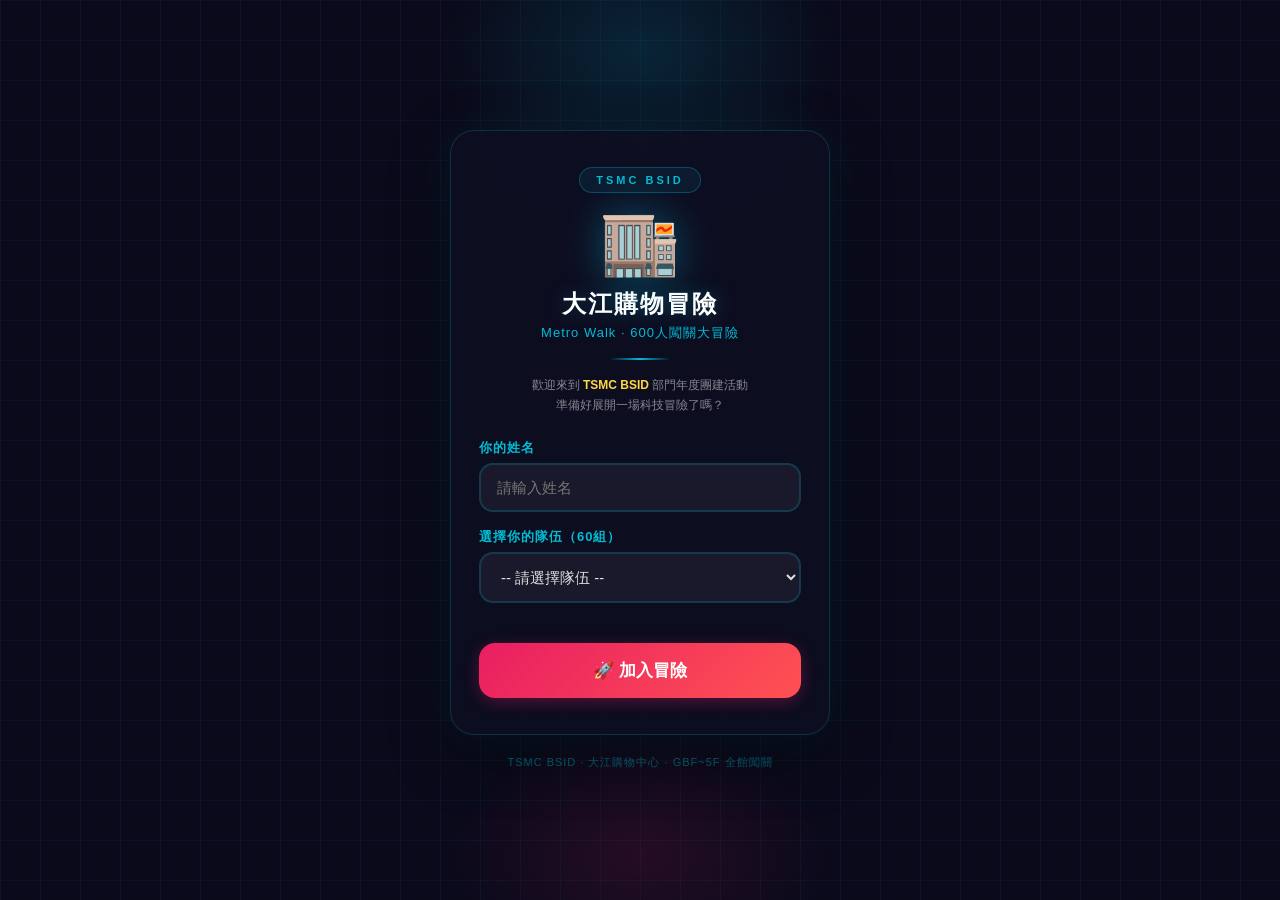
<file: map.html>
<!DOCTYPE html>
<html lang="zh-TW">
<head>
  <meta charset="UTF-8">
  <meta name="viewport" content="width=device-width, initial-scale=1.0, maximum-scale=1.0, user-scalable=no">
  <meta name="theme-color" content="#E91E63">
  <link rel="manifest" href="manifest.json">
  <title>大江購物冒險</title>
  <link rel="stylesheet" href="css/common.css?v=4">
  <style>
    .content-area { padding-bottom:70px; }
    /* Section headers */
    .section-header { padding:16px 16px 8px; display:flex; align-items:center; gap:8px; }
    .section-header-icon { font-size:24px; }
    .section-header-title { font-size:18px; font-weight:800; color:var(--text); }
    .section-header-badge { font-size:11px; background:var(--primary); color:white; padding:2px 8px; border-radius:10px; font-weight:700; }
    .section-desc { padding:0 16px 12px; font-size:13px; color:var(--text-light); line-height:1.5; }

    /* Game cards */
    .game-grid { padding:0 16px 16px; display:flex; flex-direction:column; gap:12px; }
    .game-card { display:flex; align-items:center; gap:14px; padding:16px; background:var(--bg-card); border:1px solid rgba(0,188,212,0.12); border-radius:16px; box-shadow:var(--shadow); cursor:pointer; backdrop-filter:blur(8px); }
    .game-card-icon { font-size:36px; width:56px; height:56px; border-radius:14px; display:flex; align-items:center; justify-content:center; flex-shrink:0; }
    .game-card-info { flex:1; min-width:0; }
    .game-card-name { font-size:15px; font-weight:700; }
    .game-card-desc { font-size:12px; color:var(--text-light); margin-top:2px; line-height:1.4; overflow:hidden; text-overflow:ellipsis; display:-webkit-box; -webkit-line-clamp:2; -webkit-box-orient:vertical; }
    .game-card-meta { font-size:11px; margin-top:4px; color:var(--primary); font-weight:600; }
    .game-card-arrow { color:rgba(0,188,212,0.4); font-size:18px; flex-shrink:0; }

    /* Adventure cards - special styling */
    .adventure-card { position:relative; overflow:hidden; }
    .adventure-card .game-card-icon { font-size:40px; }
    .adventure-badge { position:absolute; top:8px; right:8px; font-size:10px; padding:3px 8px; border-radius:8px; font-weight:700; }
    .badge-cooking { background:#FF6F00; color:white; }
    .badge-photo { background:#E91E63; color:white; }
    .badge-pts { font-size:11px; color:#FF6F00; font-weight:700; }

    /* Story mission cards */
    .story-card { background:linear-gradient(135deg,rgba(233,30,99,0.08),rgba(0,188,212,0.05)); border-left:4px solid var(--primary); }
    .story-step { display:flex; align-items:center; gap:10px; padding:12px 16px; }
    .story-num { width:32px; height:32px; border-radius:50%; background:var(--primary); color:white; display:flex; align-items:center; justify-content:center; font-weight:800; font-size:14px; flex-shrink:0; }
    .story-text { font-size:14px; font-weight:600; }
    .story-sub { font-size:12px; color:var(--text-light); margin-top:2px; }

    /* Photo task detail */
    .photo-requirement { background:rgba(233,30,99,0.1); border:1px solid rgba(233,30,99,0.15); border-radius:12px; padding:12px; margin-top:8px; }
    .photo-requirement-label { font-size:11px; color:var(--primary); font-weight:700; margin-bottom:4px; }
    .photo-requirement-text { font-size:13px; color:var(--text-light); line-height:1.5; }

    /* Chat */
    .chat-fab { position:fixed; bottom:80px; right:16px; width:52px; height:52px; border-radius:50%; background:var(--primary); color:white; border:none; font-size:24px; box-shadow:0 4px 16px rgba(233,30,99,0.4); cursor:pointer; z-index:20; }
    .chat-panel { position:fixed; bottom:0; left:0; right:0; height:60vh; background:rgba(15,15,35,0.95); border-radius:20px 20px 0 0; border-top:1px solid rgba(0,188,212,0.2); box-shadow:0 -4px 20px rgba(0,0,0,0.4); z-index:100; transform:translateY(100%); transition:transform 0.3s ease; display:flex; flex-direction:column; backdrop-filter:blur(20px); }
    .chat-panel.open { transform:translateY(0); }
    .chat-header { padding:12px 16px; border-bottom:1px solid rgba(0,188,212,0.15); display:flex; align-items:center; gap:8px; }
    .chat-ch-btn { padding:6px 14px; border-radius:20px; border:1.5px solid rgba(0,188,212,0.3); background:transparent; color:var(--text); font-size:13px; cursor:pointer; font-weight:600; }
    .chat-ch-btn.active { background:var(--primary); color:white; border-color:var(--primary); }
    .chat-messages { flex:1; overflow-y:auto; padding:12px 16px; }
    .chat-msg { margin-bottom:10px; } .chat-msg-me { text-align:right; }
    .chat-msg-head { font-size:11px; color:#999; margin-bottom:2px; }
    .chat-msg-body { display:inline-block; padding:8px 14px; border-radius:16px; background:rgba(255,255,255,0.08); color:var(--text); font-size:14px; max-width:80%; text-align:left; word-break:break-word; }
    .chat-msg-me .chat-msg-body { background:var(--primary); color:white; }
    .chat-input-bar { display:flex; gap:8px; padding:10px 16px; border-top:1px solid rgba(0,188,212,0.15); }
    .chat-input-bar input { flex:1; border:1.5px solid rgba(0,188,212,0.2); border-radius:20px; padding:8px 16px; font-size:14px; outline:none; background:rgba(255,255,255,0.05); color:var(--text); }
    .chat-input-bar button { background:var(--primary); color:white; border:none; border-radius:50%; width:38px; height:38px; font-size:16px; cursor:pointer; }

    /* Tab bar */
    .tab-bar { position:fixed; bottom:0; left:0; right:0; display:flex; background:rgba(10,10,26,0.95); border-top:1px solid rgba(0,188,212,0.15); z-index:50; padding-bottom:env(safe-area-inset-bottom); backdrop-filter:blur(10px); }
    .tab-item { flex:1; text-align:center; padding:8px 0; cursor:pointer; }
    .tab-item-icon { font-size:20px; } .tab-item-label { font-size:10px; color:var(--text-light); margin-top:2px; }
    .tab-item.active .tab-item-label { color:var(--secondary); font-weight:700; }

    /* Floor sub-tabs for games */
    .floor-tabs { display:flex; overflow-x:auto; gap:6px; padding:8px 16px; -webkit-overflow-scrolling:touch; scrollbar-width:none; }
    .floor-tabs::-webkit-scrollbar { display:none; }
    .floor-tab { flex-shrink:0; padding:6px 14px; border-radius:20px; background:rgba(255,255,255,0.06); border:2px solid rgba(0,188,212,0.2); color:var(--text); font-size:12px; font-weight:600; cursor:pointer; white-space:nowrap; }
    .floor-tab.active { background:var(--primary); color:white; border-color:var(--primary); }

    /* Ingredients list */
    .ingredients { display:flex; flex-wrap:wrap; gap:6px; margin-top:6px; }
    .ingredient-tag { font-size:11px; padding:3px 8px; border-radius:12px; background:rgba(255,255,255,0.08); color:var(--text-light); }

    /* Game status badges */
    .game-status { font-size:10px; padding:2px 8px; border-radius:8px; font-weight:700; margin-left:8px; }
    .status-locked { background:#e0e0e0; color:#999; }
    .status-unlocked { background:#E3F2FD; color:#1565C0; }
    .status-completed { background:#E8F5E9; color:#2E7D32; }
    .game-card.card-locked { opacity:0.5; }
    .game-card.card-completed { border-left:4px solid #4CAF50; }

    /* Emergency task */
    .emergency-banner { margin:8px 16px 12px; background:linear-gradient(135deg,#FF1744,#D50000); border-radius:16px; padding:16px; animation:emergPulse 2s ease-in-out infinite; }
    @keyframes emergPulse { 0%,100%{box-shadow:0 0 0 0 rgba(255,23,68,0.4)} 50%{box-shadow:0 0 0 10px rgba(255,23,68,0)} }
    .emergency-title { color:white; font-size:15px; font-weight:800; }
    .emergency-desc { color:rgba(255,255,255,0.85); font-size:13px; margin-top:6px; line-height:1.5; }
    .emergency-time { color:rgba(255,255,255,0.6); font-size:11px; margin-top:8px; }

    /* Countdown timer bar */
    .countdown-bar { background:linear-gradient(90deg,#1a1a2e,#2a2a4e); padding:8px 16px; display:flex; align-items:center; justify-content:center; gap:10px; }
    .countdown-label { font-size:12px; color:rgba(255,255,255,0.7); }
    .countdown-time { font-size:20px; font-weight:900; color:#ffd700; font-family:monospace; letter-spacing:2px; }
    .countdown-bar.expired { background:linear-gradient(90deg,#b71c1c,#d32f2f); }
    .countdown-bar.expired .countdown-time { color:white; animation:blink 1s step-end infinite; }
    @keyframes blink { 50% { opacity:0.4; } }
    .game-card.card-time-locked { opacity:0.4; pointer-events:none; position:relative; }
    .time-lock-overlay { position:absolute; inset:0; display:flex; align-items:center; justify-content:center; background:rgba(0,0,0,0.3); border-radius:16px; color:white; font-weight:700; font-size:13px; }
  </style>
</head>
<body>
<div class="top-bar">
  <button class="top-bar-back" onclick="showSettings()" style="font-size:18px">⚙️</button>
  <div class="top-bar-title">🏬 大江購物冒險<span id="testModeBadge" style="display:none;background:#f44336;color:white;font-size:10px;padding:2px 6px;border-radius:8px;margin-left:6px;vertical-align:middle;font-weight:700;">🧪 測試</span></div>
  <button style="width:40px;background:none;border:none;font-size:18px;cursor:pointer;position:relative;" onclick="Broadcast.openMessages()">🔔<span id="broadcast-badge" style="display:none;position:absolute;top:2px;right:2px;background:#f44336;color:white;border-radius:50%;width:16px;height:16px;font-size:10px;align-items:center;justify-content:center;">0</span></button>
</div>
<div id="countdown-bar" class="countdown-bar">
  <span class="countdown-label">⏱ 活動剩餘</span>
  <span class="countdown-time" id="countdownTime">--:--</span>
</div>
<div id="notification-bar" class="notification-bar"></div>
<div id="message-panel" class="message-panel"></div>

<div id="teamOnlineBar" style="padding:8px 16px;font-size:13px;color:#fff;background:rgba(0,188,212,0.12);border-bottom:1px solid rgba(0,188,212,0.2);">🟢 隊伍在線 <b>-</b></div>
<div class="content-area" id="contentArea" style="padding-top:4px;"></div>

<!-- 聊天 -->
<a href="info.html" class="chat-fab" style="bottom:148px;right:16px;background:linear-gradient(135deg,#9C27B0,#E91E63);border:2px solid #FF6F91;color:#fff;text-decoration:none;display:flex;align-items:center;justify-content:center;box-shadow:0 4px 16px rgba(233,30,99,0.4);" title="活動資訊">📋</a>
<button class="chat-fab" onclick="Chat.open()">💬</button>
<div class="chat-panel" id="chat-panel">
  <div class="chat-header"><button class="chat-ch-btn active" data-channel="team" onclick="Chat.switchChannel('team')">👥 隊伍</button><button class="chat-ch-btn" data-channel="world" onclick="Chat.switchChannel('world')">🌍 世界</button><div style="flex:1"></div><button onclick="Chat.close()" style="background:none;border:none;font-size:18px;cursor:pointer;">✕</button></div>
  <div id="chat-online-count" style="padding:6px 16px;font-size:12px;color:#aff;background:rgba(0,188,212,0.08);border-bottom:1px solid rgba(0,188,212,0.15);">🟢 隊伍在線 <b>-</b></div>
  <div class="chat-messages" id="chat-messages"></div>
  <div class="chat-input-bar"><input id="chat-input" placeholder="輸入訊息..." maxlength="200"><button onclick="sendChatMsg()">➤</button></div>
</div>

<div class="tab-bar">
  <div class="tab-item active" onclick="switchTab('story')"><div class="tab-item-icon">📖</div><div class="tab-item-label">劇情任務</div></div>
  <div class="tab-item" onclick="switchTab('adventure')"><div class="tab-item-icon">🍳</div><div class="tab-item-label">冒險任務</div></div>
  <div class="tab-item" onclick="switchTab('games')"><div class="tab-item-icon">🎮</div><div class="tab-item-label">全部遊戲</div></div>
  <div class="tab-item" onclick="switchTab('rank')"><div class="tab-item-icon">🏆</div><div class="tab-item-label">排行榜</div></div>
</div>

<script src="js/config.js"></script><script src="js/api.js"></script><script src="js/auth.js"></script><script src="js/audio.js"></script><script src="js/gps.js"></script><script src="js/broadcast.js"></script><script src="js/chat.js"></script><script src="js/presence.js"></script><script src="js/gatekeeper.js"></script>
<script src="js/dialogue.js"></script><script src="js/dialogue-scripts.js"></script>
<script>
  if (!Auth.requireLogin()) throw new Error('未登入');
  AudioEngine.init(); API.init(); Broadcast.init(); Chat.init(); Presence.start();
  // 顯示測試模式徽章
  if (typeof TEST_MODE !== 'undefined' && TEST_MODE) {
    var tb = document.getElementById('testModeBadge'); if (tb) tb.style.display = 'inline-block';
  }
  var session = Auth.getSession();
  var currentTab = 'story';
  var currentFloor = 'GBF';

  // === Dialogue trigger ===
  function startDialogue(gameId, targetUrl) {
    if (eventExpired) {
      alert('活動時間已結束，無法進入遊戲！');
      return;
    }
    // 先走關主驗證（未解鎖會彈出對話框；已解鎖或該遊戲無設定則直接進入）
    var doEnter = function() {
      var script = (typeof DialogueScripts !== 'undefined') ? DialogueScripts[gameId] : null;
      if (script && script.length > 0) {
        Dialogue.show(script, function() {
          window.location.href = targetUrl || ('game.html?id=' + gameId);
        });
      } else {
        window.location.href = targetUrl || ('game.html?id=' + gameId);
      }
    };
    if (typeof Gatekeeper !== 'undefined') {
      Gatekeeper.guard(gameId, doEnter, function() { /* 取消 */ });
    } else {
      doEnter();
    }
  }

  // === Game status tracking ===
  function getGameStatus(gameId) {
    try {
      var data = JSON.parse(localStorage.getItem('gameStatus') || '{}');
      return data[gameId] || 'unlocked'; // unlocked, completed
    } catch(e) { return 'unlocked'; }
  }
  function setGameCompleted(gameId) {
    try {
      var data = JSON.parse(localStorage.getItem('gameStatus') || '{}');
      data[gameId] = 'completed';
      localStorage.setItem('gameStatus', JSON.stringify(data));
    } catch(e) {}
  }
  // Mark completed games from URL param (game.html redirects back after submit)
  (function() {
    var p = new URLSearchParams(window.location.search);
    if (p.get('completed')) setGameCompleted(p.get('completed'));
  })();

  // === Countdown timer & time lock ===
  var eventExpired = false;
  function updateCountdown() {
    var now = new Date();
    var endH = CONFIG.EVENT_END_HOUR || 14;
    var end = new Date(now); end.setHours(endH, 0, 0, 0);
    var startH = CONFIG.EVENT_START_HOUR || 10;
    var start = new Date(now); start.setHours(startH, 0, 0, 0);
    var bar = document.getElementById('countdown-bar');
    var el = document.getElementById('countdownTime');
    if (!el || !bar) return;

    if (now < start) {
      // Before event starts
      var diff = Math.floor((start - now) / 1000);
      var m = Math.floor(diff / 60); var s = diff % 60;
      el.textContent = (m < 10 ? '0' : '') + m + ':' + (s < 10 ? '0' : '') + s;
      bar.className = 'countdown-bar';
      document.querySelector('.countdown-label').textContent = '⏳ 開始倒數';
      eventExpired = false;
    } else if (now >= end) {
      el.textContent = '00:00';
      bar.className = 'countdown-bar expired';
      document.querySelector('.countdown-label').textContent = '🔒 活動已結束';
      eventExpired = true;
    } else {
      var diff = Math.floor((end - now) / 1000);
      var m = Math.floor(diff / 60); var s = diff % 60;
      el.textContent = (m < 10 ? '0' : '') + m + ':' + (s < 10 ? '0' : '') + s;
      bar.className = 'countdown-bar';
      document.querySelector('.countdown-label').textContent = '⏱ 活動剩餘';
      eventExpired = false;
    }
  }
  updateCountdown();
  setInterval(updateCountdown, 1000);

  // === Emergency tasks (local config + server) ===
  var emergencyTasks = [];
  function loadEmergencyTasks() {
    // Check local config emergency tasks by trigger time
    var now = new Date();
    var hhmm = (now.getHours() < 10 ? '0' : '') + now.getHours() + ':' + (now.getMinutes() < 10 ? '0' : '') + now.getMinutes();
    CONFIG.EMERGENCY_TASKS.forEach(function(t) {
      if (t.triggerTime <= hhmm && !t._triggered) {
        t.active = true;
        t._triggered = true;
      }
    });
    emergencyTasks = CONFIG.EMERGENCY_TASKS.filter(function(t) { return t.active; });
    // Also fetch from server
    API.get('READ', { action:'getBroadcasts' }).then(function(res) {
      if (res && res.data) {
        var serverEmergency = res.data.filter(function(b) { return b.type === 'emergency' && b.active; });
        serverEmergency.forEach(function(se) {
          if (!emergencyTasks.find(function(e) { return e.id === se.id; })) {
            emergencyTasks.push(se);
          }
        });
      }
      if (currentTab === 'games') renderContent();
    }).catch(function() {});
  }
  loadEmergencyTasks();
  var emergPI = (CONFIG.POLL_INTERVAL && CONFIG.POLL_INTERVAL.emergency) || { base: 45000, jitter: 15000 };
  setInterval(loadEmergencyTasks, emergPI.base + Math.random() * emergPI.jitter);

  function switchTab(tab) {
    if (tab === 'rank') { window.location.href = 'scoreboard.html'; return; }
    currentTab = tab;
    document.querySelectorAll('.tab-item').forEach(function(t, i) {
      t.classList.remove('active');
      if ((tab === 'story' && i === 0) || (tab === 'adventure' && i === 1) || (tab === 'games' && i === 2)) t.classList.add('active');
    });
    renderContent();
    AudioEngine.tapButton();
  }

  function renderContent() {
    var area = document.getElementById('contentArea');
    if (currentTab === 'story') renderStory(area);
    else if (currentTab === 'adventure') renderAdventure(area);
    else if (currentTab === 'games') renderAllGames(area);
    // 每次渲染都更新隊伍在線人數
    renderTeamOnline();
  }

  async function renderTeamOnline() {
    if (typeof Presence === 'undefined') return;
    var session = Auth.getSession(); if (!session) return;
    try {
      var data = await Presence.getTeamOnline(session.teamId);
      var el = document.getElementById('teamOnlineBar');
      if (!el) return;
      var names = (data.members || []).map(function(m){return m.name;}).filter(Boolean).slice(0, 6).join('、');
      el.innerHTML = '🟢 <b>' + (session.teamEmoji || '') + ' ' + (session.teamName || '') + '</b> 線上 <b style="color:#0f0">' + (data.count || 0) + '</b> 人' + (names ? '<div style="font-size:11px;color:#aaa;margin-top:2px;">' + names + '</div>' : '');
    } catch(e) {}
  }
  // 定期刷新在線（30s）
  setInterval(renderTeamOnline, 30000);

  // ========== 劇情任務 ==========
  function renderStory(area) {
    var storyGames = CONFIG.GAMES.filter(function(g) { return g.type !== 'photo'; });
    var completedCount = storyGames.filter(function(g) { return getGameStatus(g.id) === 'completed'; }).length;

    var html = '<div class="section-header"><span class="section-header-icon">📖</span><span class="section-header-title">劇情任務</span><span class="section-header-badge">' + completedCount + '/' + storyGames.length + ' 完成</span></div>';
    html += '<div class="section-desc">點擊遊戲卡片觸發角色對話，完成劇情後進入遊戲挑戰！</div>';

    // Story mission steps
    var steps = [
      { num: 1, icon: '📋', title: '報到集合', sub: '完成登入、確認隊伍', done: true },
      { num: 2, icon: '🎮', title: '闖關挑戰', sub: '與各關主 NPC 對話，完成 ' + storyGames.length + ' 款遊戲' },
      { num: 3, icon: '🍳', title: '美食冒險', sub: '完成料理挑戰，前往消費並拍照打卡', action: 'adventure' },
      { num: 4, icon: '📸', title: '團隊打卡', sub: '完成景點拍照任務，展現團隊默契', action: 'adventure' },
      { num: 5, icon: '🏆', title: '頒獎典禮', sub: '統計積分，公布冠軍隊伍！' }
    ];
    html += '<div class="game-grid" style="margin-bottom:8px;">';
    steps.forEach(function(s) {
      var clickAttr = s.action ? ' onclick="switchTab(\'' + s.action + '\')"' : '';
      var cursor = s.action ? 'cursor:pointer;' : '';
      var doneStyle = s.done ? 'opacity:0.5;' : '';
      html += '<div class="game-card story-card" style="' + cursor + doneStyle + '"' + clickAttr + '>';
      html += '<div class="story-num">' + (s.done ? '✓' : s.num) + '</div>';
      html += '<div class="game-card-info"><div class="game-card-name">' + s.icon + ' ' + s.title + '</div>';
      html += '<div class="game-card-desc">' + s.sub + '</div></div>';
      if (s.action) html += '<div class="game-card-arrow">›</div>';
      html += '</div>';
    });
    html += '</div>';

    // Game NPC cards
    html += '<div class="section-header"><span class="section-header-icon">🎭</span><span class="section-header-title">關主挑戰</span></div>';
    html += '<div class="section-desc">點擊卡片與關主 NPC 對話，對話結束後自動進入遊戲！</div>';
    html += '<div class="game-grid">';
    storyGames.forEach(function(g) {
      var status = getGameStatus(g.id);
      var statusBadge = status === 'completed' ? '<span class="game-status status-completed">✅ 已完成</span>' : '<span class="game-status status-unlocked">🔓 未挑戰</span>';
      var cardClass = status === 'completed' ? 'game-card card-completed' : 'game-card';
      // Get NPC info from dialogue scripts
      var npcInfo = getNpcInfo(g.id);
      html += '<div class="' + cardClass + '" onclick="startDialogue(\'' + g.id + '\')">';
      html += '<div class="game-card-icon" style="background:' + g.color + '20;color:' + g.color + '">' + (npcInfo.avatar || g.icon) + '</div>';
      html += '<div class="game-card-info">';
      html += '<div class="game-card-name">' + g.name + statusBadge + '</div>';
      html += '<div class="game-card-desc" style="color:' + (npcInfo.nameColor || '#666') + ';font-weight:600;">' + (npcInfo.char || '神秘關主') + '</div>';
      html += '<div class="game-card-desc">' + g.description + '</div>';
      var floor = CONFIG.FLOORS.find(function(f) { return f.id === g.floor; });
      html += '<div class="game-card-meta">' + (floor ? floor.icon + ' ' + g.floor + ' · ' : '') + (g.duration ? '⏱' + g.duration + 's' : '') + '</div>';
      html += '</div><div class="game-card-arrow">›</div></div>';
    });
    html += '</div>';

    // Quick stats
    html += '<div class="section-header" style="margin-top:8px;"><span class="section-header-icon">📊</span><span class="section-header-title">快速統計</span></div>';
    html += '<div style="padding:0 16px 16px;display:grid;grid-template-columns:1fr 1fr;gap:10px;">';
    html += '<div style="background:var(--bg-card);border:1px solid rgba(0,188,212,0.12);border-radius:16px;padding:16px;text-align:center;box-shadow:var(--shadow);"><div style="font-size:28px;">🎮</div><div style="font-size:24px;font-weight:900;color:var(--primary);">' + storyGames.length + '</div><div style="font-size:12px;color:var(--text-light);">遊戲關卡</div></div>';
    html += '<div style="background:var(--bg-card);border:1px solid rgba(0,188,212,0.12);border-radius:16px;padding:16px;text-align:center;box-shadow:var(--shadow);"><div style="font-size:28px;">🍳</div><div style="font-size:24px;font-weight:900;color:#FF6F00;">' + CONFIG.ADVENTURE_TASKS.filter(function(t){return t.type==='cooking'}).length + '</div><div style="font-size:12px;color:var(--text-light);">美食任務</div></div>';
    html += '<div style="background:var(--bg-card);border:1px solid rgba(0,188,212,0.12);border-radius:16px;padding:16px;text-align:center;box-shadow:var(--shadow);"><div style="font-size:28px;">📸</div><div style="font-size:24px;font-weight:900;color:#E91E63;">' + CONFIG.ADVENTURE_TASKS.filter(function(t){return t.type==='group-photo'}).length + '</div><div style="font-size:12px;color:var(--text-light);">打卡任務</div></div>';
    html += '<div style="background:var(--bg-card);border:1px solid rgba(0,188,212,0.12);border-radius:16px;padding:16px;text-align:center;box-shadow:var(--shadow);"><div style="font-size:28px;">✅</div><div style="font-size:24px;font-weight:900;color:#4CAF50;">' + completedCount + '</div><div style="font-size:12px;color:var(--text-light);">已完成</div></div>';
    html += '</div>';

    area.innerHTML = html;
  }

  // Get NPC info from dialogue scripts
  function getNpcInfo(gameId) {
    if (typeof DialogueScripts === 'undefined' || !DialogueScripts[gameId] || !DialogueScripts[gameId][0]) {
      return { char: '', avatar: '', nameColor: '' };
    }
    var first = DialogueScripts[gameId][0];
    return { char: first.char || '', avatar: first.avatar || '', nameColor: first.nameColor || '' };
  }

  // ========== 冒險任務 ==========
  function renderAdventure(area) {
    var cooking = CONFIG.ADVENTURE_TASKS.filter(function(t) { return t.type === 'cooking'; });
    var photos = CONFIG.ADVENTURE_TASKS.filter(function(t) { return t.type === 'group-photo'; });

    var html = '';

    // Cooking section
    html += '<div class="section-header"><span class="section-header-icon">🍳</span><span class="section-header-title">美食料理挑戰</span><span class="section-header-badge">' + cooking.length + ' 道</span></div>';
    html += '<div class="section-desc">完成料理遊戲後，前往大江購物中心消費，與食物合照打卡即可獲得團隊 <b style="color:#FF6F00;">250 分</b>！</div>';
    html += '<div class="game-grid">';
    cooking.forEach(function(t) {
      html += '<div class="game-card adventure-card" onclick="startDialogue(\'' + t.id + '\')">';
      html += '<span class="adventure-badge badge-cooking">🍳 料理</span>';
      html += '<div class="game-card-icon" style="background:' + t.color + '20;color:' + t.color + '">' + t.icon + '</div>';
      html += '<div class="game-card-info">';
      html += '<div class="game-card-name">' + t.name + '</div>';
      html += '<div class="game-card-desc">' + t.description + '</div>';
      html += '<div class="ingredients">' + t.ingredients.map(function(i) { return '<span class="ingredient-tag">' + i + '</span>'; }).join('') + '</div>';
      html += '<div class="game-card-meta"><span class="badge-pts">🏅 團隊 +' + t.teamPoints + '</span> · ⏱' + t.duration + 's</div>';
      html += '</div><div class="game-card-arrow">›</div></div>';
    });
    html += '</div>';

    // Photo task explanation
    html += '<div style="margin:0 16px 16px;background:linear-gradient(135deg,rgba(255,111,0,0.12),rgba(255,193,7,0.08));border:1px solid rgba(255,111,0,0.2);border-radius:16px;padding:16px;">';
    html += '<div style="font-size:14px;font-weight:700;color:#FFB74D;">📋 美食任務流程</div>';
    html += '<div style="font-size:13px;color:rgba(255,183,77,0.8);margin-top:8px;line-height:1.8;">';
    html += '① 完成料理小遊戲（達到門檻分數）<br>';
    html += '② 前往大江購物中心指定區域消費<br>';
    html += '③ 與購買的食物合照，上傳打卡<br>';
    html += '④ 管理員審核通過 → 團隊 <b>+250 分</b>';
    html += '</div></div>';

    // Group photo section
    html += '<div class="section-header"><span class="section-header-icon">📸</span><span class="section-header-title">景點打卡任務</span><span class="section-header-badge">' + photos.length + ' 個</span></div>';
    html += '<div class="section-desc">全隊合作完成拍照條件，上傳照片經管理員審核通過即可獲得團隊 <b style="color:#E91E63;">250 分</b>！</div>';
    html += '<div class="game-grid">';
    photos.forEach(function(t) {
      html += '<div class="game-card adventure-card" onclick="startDialogue(\'' + t.id + '\', \'photo-task.html?id=' + t.id + '\')">';
      html += '<span class="adventure-badge badge-photo">📸 打卡</span>';
      html += '<div class="game-card-icon" style="background:' + t.color + '20;color:' + t.color + '">' + t.icon + '</div>';
      html += '<div class="game-card-info">';
      html += '<div class="game-card-name">' + t.name + '</div>';
      html += '<div class="game-card-desc">' + t.description + '</div>';
      html += '<div class="photo-requirement"><div class="photo-requirement-label">📋 拍照條件</div><div class="photo-requirement-text">' + t.condition + '</div></div>';
      html += '<div class="game-card-meta"><span class="badge-pts">🏅 團隊 +' + t.teamPoints + '</span></div>';
      html += '</div><div class="game-card-arrow">›</div></div>';
    });
    html += '</div>';

    area.innerHTML = html;
  }

  // ========== 全部遊戲 ==========
  function renderAllGames(area) {
    var html = '';
    var storyGames = CONFIG.GAMES.filter(function(g){return g.type!=='photo'});
    var cookTasks = CONFIG.ADVENTURE_TASKS.filter(function(t){return t.type==='cooking'});
    var photoTasks = CONFIG.ADVENTURE_TASKS.filter(function(t){return t.type==='group-photo'});
    var storyCompleted = storyGames.filter(function(g){ return getGameStatus(g.id)==='completed'; }).length;
    var cookCompleted = cookTasks.filter(function(t){ return getGameStatus(t.id)==='completed'; }).length;

    // Stats grid: 全部/劇情/冒險/緊急
    html += '<div style="padding:12px 16px 4px;display:grid;grid-template-columns:repeat(4,1fr);gap:8px;">';
    html += '<div style="background:var(--bg-card);border:1px solid rgba(0,188,212,0.12);border-radius:12px;padding:10px 6px;text-align:center;box-shadow:var(--shadow);"><div style="font-size:22px;">🎮</div><div style="font-size:18px;font-weight:900;color:var(--primary);">' + (storyGames.length + cookTasks.length + photoTasks.length) + '</div><div style="font-size:10px;color:var(--text-light);">全部</div></div>';
    html += '<div style="background:var(--bg-card);border:1px solid rgba(0,188,212,0.12);border-radius:12px;padding:10px 6px;text-align:center;box-shadow:var(--shadow);"><div style="font-size:22px;">📖</div><div style="font-size:18px;font-weight:900;color:#2196F3;">' + storyCompleted + '/' + storyGames.length + '</div><div style="font-size:10px;color:var(--text-light);">劇情任務</div></div>';
    html += '<div style="background:var(--bg-card);border:1px solid rgba(0,188,212,0.12);border-radius:12px;padding:10px 6px;text-align:center;box-shadow:var(--shadow);"><div style="font-size:22px;">🍳</div><div style="font-size:18px;font-weight:900;color:#FF6F00;">' + cookCompleted + '/' + cookTasks.length + '</div><div style="font-size:10px;color:var(--text-light);">冒險任務</div></div>';
    html += '<div style="background:var(--bg-card);border:1px solid rgba(0,188,212,0.12);border-radius:12px;padding:10px 6px;text-align:center;box-shadow:var(--shadow);"><div style="font-size:22px;">🚨</div><div style="font-size:18px;font-weight:900;color:#F44336;">' + emergencyTasks.length + '</div><div style="font-size:10px;color:var(--text-light);">緊急任務</div></div>';
    html += '</div>';

    // Emergency tasks section
    if (emergencyTasks.length > 0) {
      html += '<div class="section-header"><span class="section-header-icon">🚨</span><span class="section-header-title">緊急任務</span><span class="section-header-badge">進行中</span></div>';
      emergencyTasks.forEach(function(task) {
        var completed = getGameStatus(task.id) === 'completed';
        html += '<div class="emergency-banner" style="' + (completed ? 'opacity:0.5;animation:none;' : '') + '">';
        html += '<div class="emergency-title">' + (task.icon || '🚨') + ' ' + (task.name || task.title || '特別任務') + (completed ? ' ✅ 已完成' : '') + '</div>';
        html += '<div class="emergency-desc">' + (task.description || task.content || '') + '</div>';
        html += '<div style="display:flex;justify-content:space-between;align-items:center;margin-top:8px;">';
        html += '<div class="emergency-time">🏅 +' + (task.points || 0) + ' 分</div>';
        if (!completed) {
          html += '<button onclick="event.stopPropagation();completeEmergency(\'' + task.id + '\')" style="background:white;color:#D50000;border:none;border-radius:12px;padding:6px 14px;font-size:12px;font-weight:700;cursor:pointer;">✅ 完成任務</button>';
        }
        html += '</div></div>';
      });
    }

    // Status filter tabs
    var allGames = storyGames;
    var completedCount = allGames.filter(function(g) { return getGameStatus(g.id) === 'completed'; }).length;
    html += '<div class="floor-tabs" id="statusTabs">';
    html += '<div class="floor-tab active" onclick="filterGames(\'all\',this)">🎮 全部 (' + allGames.length + ')</div>';
    html += '<div class="floor-tab" onclick="filterGames(\'completed\',this)">✅ 已完成 (' + completedCount + ')</div>';
    html += '<div class="floor-tab" onclick="filterGames(\'unlocked\',this)">🔓 未挑戰 (' + (allGames.length - completedCount) + ')</div>';
    html += '</div>';

    // Floor tabs
    html += '<div class="floor-tabs" id="floorTabs">';
    html += '<div class="floor-tab active" onclick="filterFloor(\'all\',this)">📍 全部</div>';
    CONFIG.FLOORS.forEach(function(f) {
      html += '<div class="floor-tab" onclick="filterFloor(\'' + f.id + '\',this)">' + f.icon + ' ' + f.id + '</div>';
    });
    html += '</div>';

    html += '<div class="game-grid" id="gameGrid">';
    html += renderGameCards(CONFIG.GAMES);
    html += '</div>';

    area.innerHTML = html;
  }

  // Complete emergency task
  function completeEmergency(taskId) {
    setGameCompleted(taskId);
    var task = CONFIG.EMERGENCY_TASKS.find(function(t) { return t.id === taskId; });
    var points = task ? task.points : 0;
    var ses = Auth.getSession();
    API.post('WRITE', {
      action: 'submitScore', playerId: ses.playerId, playerName: ses.name,
      teamId: ses.teamId, gameId: taskId, score: points
    }).then(function() {
      alert('緊急任務完成！團隊 +' + points + ' 分');
      renderContent();
    }).catch(function() { alert('提交失敗，請重試'); });
  }

  function renderGameCards(games) {
    return games.map(function(g) {
      var floor = CONFIG.FLOORS.find(function(f) { return f.id === g.floor; });
      var status = getGameStatus(g.id);
      var statusBadge = '';
      var cardClass = 'game-card';
      if (status === 'completed') {
        statusBadge = '<span class="game-status status-completed">✅ 完成</span>';
        cardClass = 'game-card card-completed';
      } else {
        statusBadge = '<span class="game-status status-unlocked">🔓 挑戰</span>';
      }
      var onclick = g.type === 'photo' ? 'startDialogue(\'' + g.id + '\', \'photo-task.html\')' : 'startDialogue(\'' + g.id + '\')';
      return '<div class="' + cardClass + '" data-floor="' + g.floor + '" data-status="' + status + '" onclick="' + onclick + '">' +
        '<div class="game-card-icon" style="background:' + g.color + '20;color:' + g.color + '">' + g.icon + '</div>' +
        '<div class="game-card-info">' +
        '<div class="game-card-name">' + g.name + statusBadge + '</div>' +
        '<div class="game-card-desc">' + g.description + '</div>' +
        '<div class="game-card-meta">' + (floor ? floor.icon + ' ' + g.floor + ' · ' : '') + (g.hasRounds ? '🔄 回合制' : '') + (g.duration ? ' ⏱' + g.duration + 's' : '') + '</div>' +
        '</div><div class="game-card-arrow">›</div></div>';
    }).join('');
  }

  var currentStatusFilter = 'all';
  function filterGames(statusFilter, el) {
    document.querySelectorAll('#statusTabs .floor-tab').forEach(function(t) { t.classList.remove('active'); });
    el.classList.add('active');
    currentStatusFilter = statusFilter;
    applyFilters();
    AudioEngine.tapButton();
  }

  function filterFloor(floorId, el) {
    document.querySelectorAll('#floorTabs .floor-tab').forEach(function(t) { t.classList.remove('active'); });
    el.classList.add('active');
    currentFloor = floorId;
    applyFilters();
    AudioEngine.tapButton();
  }

  function applyFilters() {
    var cards = document.querySelectorAll('#gameGrid .game-card');
    cards.forEach(function(card) {
      var floorMatch = (currentFloor === 'all' || currentFloor === 'GBF' || card.dataset.floor === currentFloor);
      var statusMatch = (currentStatusFilter === 'all') ||
        (currentStatusFilter === 'completed' && card.dataset.status === 'completed') ||
        (currentStatusFilter === 'unlocked' && card.dataset.status !== 'completed');
      card.style.display = (floorMatch && statusMatch) ? 'flex' : 'none';
    });
  }

  // Init
  renderContent();

  function sendChatMsg() { var i = document.getElementById('chat-input'); Chat.send(i.value); i.value = ''; }
  document.getElementById('chat-input').addEventListener('keydown', function(e) { if (e.key === 'Enter') sendChatMsg(); });
  function showSettings() { if (confirm('[確定] 登出並重整\n[取消] 返回')) { Auth.logout(); window.location.href = 'index.html'; } }
</script>
<script src="js/sw-manager.js"></script>
</body>
</html>
</file>
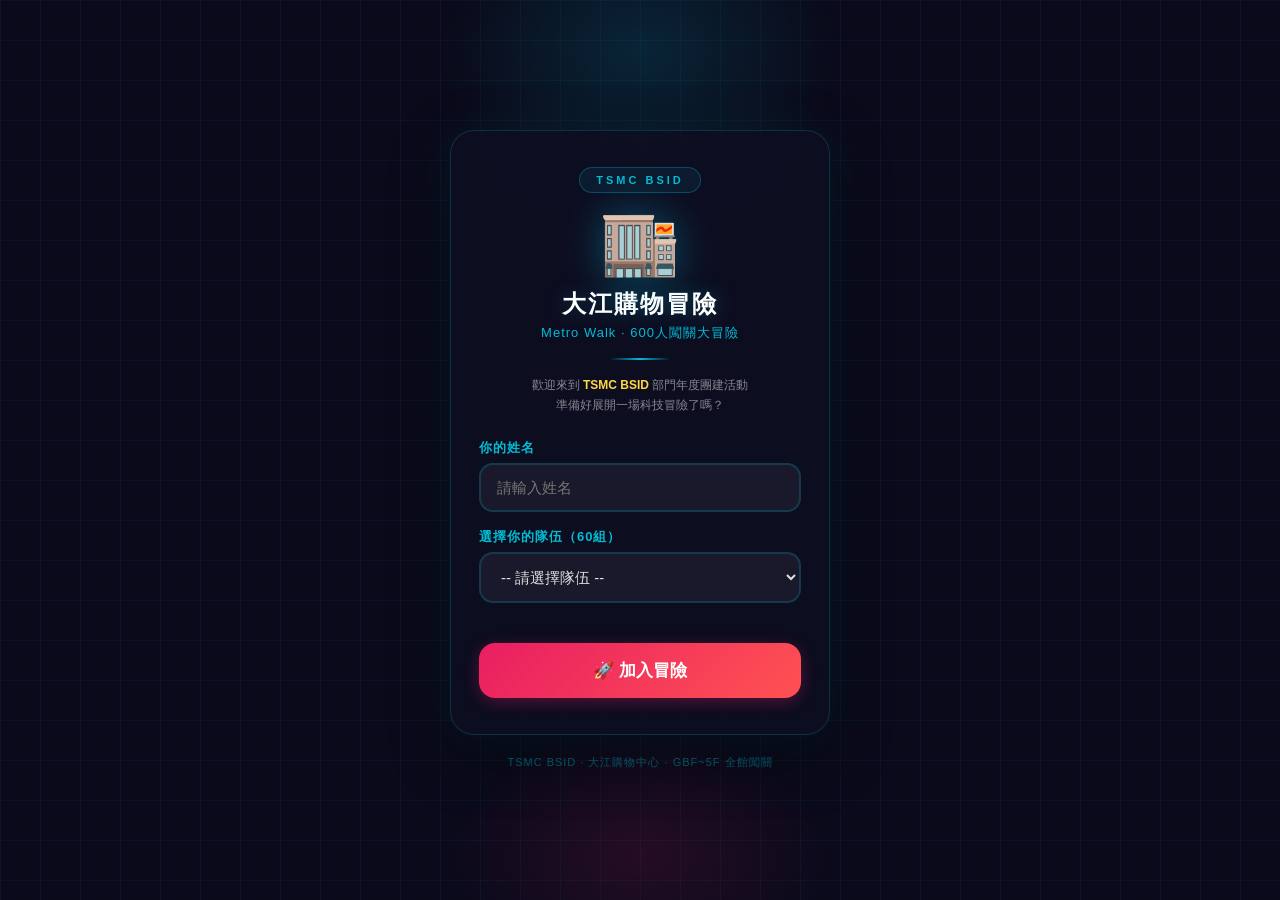
<file: photo-task.html>
<!DOCTYPE html>
<html lang="zh-TW">
<head>
  <meta charset="UTF-8">
  <meta name="viewport" content="width=device-width, initial-scale=1.0, maximum-scale=1.0, user-scalable=no">
  <meta name="theme-color" content="#FF9800">
  <link rel="manifest" href="manifest.json">
  <title>拍照打卡 - 大江購物冒險</title>
  <link rel="stylesheet" href="css/common.css?v=4">
  <style>
    body { background:#1a1a2e; }
    .photo-page { min-height:100vh; color:white; }
    .photo-content { padding:20px; max-width:420px; margin:0 auto; }
    .photo-preview { width:100%; aspect-ratio:4/3; border-radius:16px; background:#2d2d44; display:flex; align-items:center; justify-content:center; overflow:hidden; margin-bottom:16px; }
    .photo-preview img { width:100%; height:100%; object-fit:cover; }
    .photo-actions { display:flex; gap:12px; margin-bottom:20px; }
    .photo-actions .btn { flex:1; }
    .status-card { background:rgba(255,255,255,0.08); border-radius:16px; padding:20px; text-align:center; margin-bottom:16px; }
    .status-icon { font-size:48px; margin-bottom:8px; }
    .status-title { font-size:18px; font-weight:700; margin-bottom:4px; }
    .status-desc { font-size:13px; color:rgba(255,255,255,0.6); }
    .status-pending { border:2px solid #ff9800; }
    .status-approved { border:2px solid #4caf50; }
    .status-rejected { border:2px solid #f44336; }
    .upload-progress { width:100%; height:6px; background:rgba(255,255,255,0.1); border-radius:3px; overflow:hidden; margin:12px 0; }
    .upload-progress-bar { height:100%; background:var(--primary); border-radius:3px; transition:width 0.3s; width:0; }
  </style>
</head>
<body>
<div class="photo-page">
  <div class="top-bar" style="background:rgba(0,0,0,0.5);"><button class="top-bar-back" onclick="window.location.href='map.html'">←</button><div class="top-bar-title">📸 拍照打卡</div><div style="width:40px;"></div></div>
  <div class="photo-content">
    <div id="captureSection">
      <div class="status-card"><div class="status-icon">📸</div><div class="status-title">拍攝現場照片</div><div class="status-desc">請使用相機拍攝當前位置的照片<br>僅限即時拍攝，無法從圖庫選取</div></div>
      <div class="photo-preview" id="photoPreview"><div style="text-align:center;color:rgba(255,255,255,0.4);"><div style="font-size:64px">📷</div><div style="font-size:14px">尚未拍攝</div></div></div>
      <input type="file" id="cameraInput" accept="image/*" capture="environment" style="display:none;" onchange="handleCapture(this)">
      <div class="photo-actions"><button class="btn btn-primary btn-lg" onclick="document.getElementById('cameraInput').click()">📷 拍照</button><button class="btn btn-accent btn-lg" id="uploadBtn" onclick="uploadPhoto()" disabled>⬆ 上傳</button></div>
      <div class="upload-progress" id="uploadProgress" style="display:none;"><div class="upload-progress-bar" id="uploadBar"></div></div>
    </div>
    <div id="statusSection" style="display:none;">
      <div class="status-card" id="statusCard"><div class="status-icon" id="statusIcon">⏳</div><div class="status-title" id="statusTitle">等待驗證</div><div class="status-desc" id="statusDesc">管理員正在審核你的照片</div></div>
      <div class="photo-preview" id="uploadedPreview"></div>
      <div id="retakeSection" style="display:none;margin-top:16px;"><button class="btn btn-primary btn-block btn-lg" onclick="retakePhoto()">📷 重新拍照</button></div>
      <button class="btn btn-outline btn-block" style="margin-top:12px;color:white;border-color:rgba(255,255,255,0.3);" onclick="window.location.href='map.html'">↩ 返回地圖</button>
    </div>
  </div>
</div>
<script src="js/config.js"></script><script src="js/api.js"></script><script src="js/auth.js"></script><script src="js/audio.js"></script>
<script>
  if (!Auth.requireLogin()) throw new Error('未登入');
  AudioEngine.init(); API.init();
  const session = Auth.getSession();
  let photoData = null, photoSubmissionId = localStorage.getItem('metrowalk_photo_submission'), statusPollTimer = null;
  if (photoSubmissionId) { showStatusView(); startStatusPolling(); }

  function handleCapture(input) {
    const file = input.files[0]; if (!file) return;
    const reader = new FileReader();
    reader.onload = function(e) {
      const img = new Image();
      img.onload = function() {
        const canvas = document.createElement('canvas'), maxW = CONFIG.PHOTO.maxWidth;
        let w = img.width, h = img.height; if (w > maxW) { h = h*maxW/w; w = maxW; }
        canvas.width = w; canvas.height = h;
        canvas.getContext('2d').drawImage(img, 0, 0, w, h);
        photoData = canvas.toDataURL('image/jpeg', CONFIG.PHOTO.quality).split(',')[1];
        document.getElementById('photoPreview').innerHTML = `<img src="${canvas.toDataURL('image/jpeg', CONFIG.PHOTO.quality)}">`;
        document.getElementById('uploadBtn').disabled = false; AudioEngine.shutter();
      };
      img.src = e.target.result;
    };
    reader.readAsDataURL(file);
  }

  async function uploadPhoto() {
    if (!photoData) return;
    const btn = document.getElementById('uploadBtn'); btn.disabled = true; btn.textContent = '上傳中...';
    const bar = document.getElementById('uploadBar'); document.getElementById('uploadProgress').style.display = 'block'; bar.style.width = '30%';
    try {
      bar.style.width = '60%';
      const r = await API.post('PHOTO', { action:'uploadPhoto', photoData, playerId:session.playerId, playerName:session.name, teamId:session.teamId });
      bar.style.width = '80%';
      if (r && r.photoUrl) {
        const s = await API.post('WRITE', { action:'submitPhotoTask', playerId:session.playerId, playerName:session.name, teamId:session.teamId, gameId:'photo', photoUrl:r.photoUrl });
        bar.style.width = '100%'; AudioEngine.uploadSuccess();
        if (s && s.submissionId) { photoSubmissionId = s.submissionId; localStorage.setItem('metrowalk_photo_submission', photoSubmissionId); }
        setTimeout(() => { showStatusView(); startStatusPolling(); }, 500);
      } else throw new Error('fail');
    } catch { alert('上傳失敗'); btn.disabled = false; btn.textContent = '⬆ 上傳'; document.getElementById('uploadProgress').style.display = 'none'; }
  }

  function showStatusView() { document.getElementById('captureSection').style.display = 'none'; document.getElementById('statusSection').style.display = 'block'; }
  function retakePhoto() { localStorage.removeItem('metrowalk_photo_submission'); photoSubmissionId = null; if (statusPollTimer) clearInterval(statusPollTimer); document.getElementById('captureSection').style.display = 'block'; document.getElementById('statusSection').style.display = 'none'; photoData = null; document.getElementById('photoPreview').innerHTML = '<div style="text-align:center;color:rgba(255,255,255,0.4);"><div style="font-size:64px">📷</div><div style="font-size:14px">尚未拍攝</div></div>'; document.getElementById('uploadBtn').disabled = true; document.getElementById('uploadBtn').textContent = '⬆ 上傳'; document.getElementById('uploadProgress').style.display = 'none'; }
  function startStatusPolling() { var pi = (CONFIG.POLL_INTERVAL && CONFIG.POLL_INTERVAL.photoStatus) || { base: 8000, jitter: 2000 }; checkStatus(); statusPollTimer = setInterval(checkStatus, pi.base + Math.random() * pi.jitter); }
  async function checkStatus() {
    try {
      const d = await API.get('getPhotoStatus', { action:'getPhotoStatus', playerId:session.playerId, gameId:'photo' }, 0);
      if (!d || !d.submission) return;
      const s = d.submission, card = document.getElementById('statusCard'), icon = document.getElementById('statusIcon'), title = document.getElementById('statusTitle'), desc = document.getElementById('statusDesc'), retake = document.getElementById('retakeSection'), preview = document.getElementById('uploadedPreview');
      if (s.thumbUrl || s.photoUrl) preview.innerHTML = `<img src="${s.thumbUrl||s.photoUrl}" style="width:100%;height:100%;object-fit:cover;border-radius:16px;">`;
      if (s.status === 'approved') { card.className='status-card status-approved'; icon.textContent='✅'; title.textContent='驗證通過！'; desc.textContent=`已獲得 ${s.points||300} 分`; retake.style.display='none'; if(statusPollTimer) clearInterval(statusPollTimer); }
      else if (s.status === 'rejected') { card.className='status-card status-rejected'; icon.textContent='❌'; title.textContent='驗證未通過'; desc.textContent='請重新拍攝'; retake.style.display='block'; }
      else { card.className='status-card status-pending'; icon.textContent='⏳'; title.textContent='等待驗證中...'; desc.textContent='管理員正在審核'; retake.style.display='none'; }
    } catch {}
  }
</script>
<script src="js/sw-manager.js"></script>
</body>
</html>
</file>
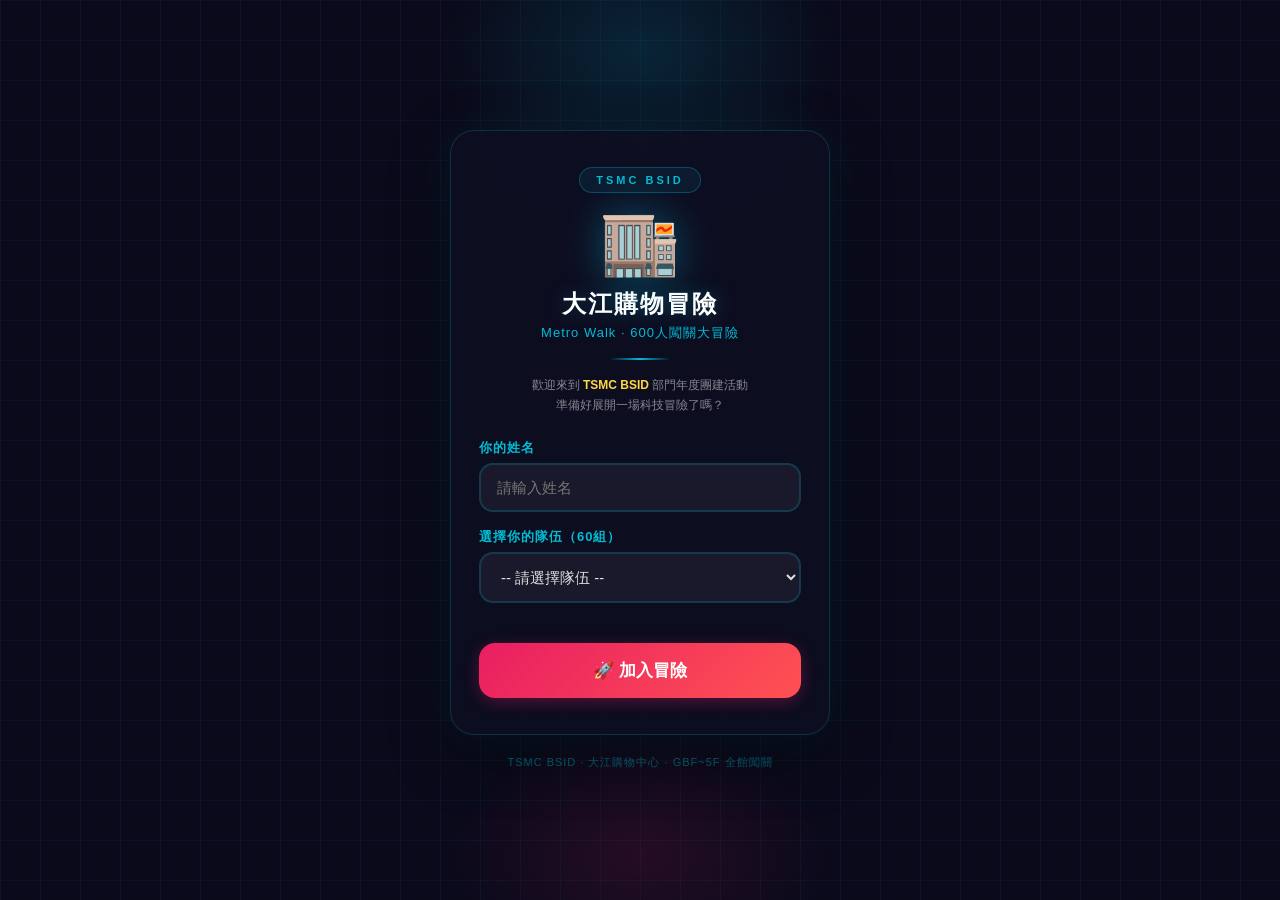
<file: scoreboard.html>
<!DOCTYPE html>
<html lang="zh-TW">
<head>
  <meta charset="UTF-8">
  <meta name="viewport" content="width=device-width, initial-scale=1.0, maximum-scale=1.0, user-scalable=no">
  <meta name="theme-color" content="#E91E63">
  <link rel="manifest" href="manifest.json">
  <title>排行榜 - 大江購物冒險</title>
  <link rel="stylesheet" href="css/common.css?v=4">
  <style>
    .score-header { text-align:center; padding:24px 0 16px; }
    .score-header h1 { font-size:24px; }
    .score-header p { font-size:13px; color:var(--text-light); }
    .score-tabs { display:flex; margin:0 0 16px; }
    .score-tab { flex:1; padding:12px; text-align:center; font-size:14px; font-weight:600; border:none; background:rgba(255,255,255,0.06); color:var(--text-light); cursor:pointer; }
    .score-tab:first-child { border-radius:10px 0 0 10px; }
    .score-tab:last-child { border-radius:0 10px 10px 0; }
    .score-tab.active { background:var(--primary); color:white; }
    #gameSelector { display:none; margin-bottom:12px; }
    .game-chips { display:flex; gap:6px; flex-wrap:wrap; }
    .game-chip { padding:5px 12px; border-radius:16px; border:2px solid rgba(0,188,212,0.2); font-size:12px; background:rgba(255,255,255,0.05); color:var(--text); cursor:pointer; white-space:nowrap; }
    .game-chip.active { border-color:var(--primary); background:rgba(233,30,99,0.15); color:white; }
  </style>
</head>
<body>
<div class="top-bar"><button class="top-bar-back" onclick="window.location.href='map.html'">←</button><div class="top-bar-title">🏆 即時戰報</div><div style="width:40px;"></div></div>
<div class="page-container">
  <div class="score-header"><h1>🏆 即時積分戰報</h1><p>每 5 分鐘自動更新 · 前5名加分</p></div>
  <div style="text-align:center;margin-bottom:12px;"><button class="btn btn-secondary btn-sm" id="refreshBtn" onclick="ScoreboardEngine.manualRefresh()">🔄 刷新排行榜</button></div>
  <div class="score-tabs"><button class="score-tab active" data-tab="team" onclick="ScoreboardEngine.switchTab('team')">🏆 團隊排行</button><button class="score-tab" data-tab="game" onclick="ScoreboardEngine.switchTab('game')">🎮 遊戲排行</button></div>
  <div id="gameSelector"><div class="game-chips" id="gameChips"></div></div>
  <div id="rankingList"></div>
  <div style="text-align:center;font-size:11px;color:rgba(0,188,212,0.4);padding:8px;">⏱ 每 5 分鐘自動更新 · 手動刷新冷卻 1 分鐘</div>
</div>
<script src="js/config.js"></script><script src="js/api.js"></script><script src="js/auth.js"></script><script src="js/audio.js"></script><script src="js/scoreboard-engine.js"></script>
<script>
  if (!Auth.requireLogin()) throw new Error('未登入');
  AudioEngine.init(); API.init();
  document.getElementById('gameChips').innerHTML = CONFIG.GAMES.map(g => `<div class="game-chip${g.id==='pacman'?' active':''}" onclick="selectChip(this,'${g.id}')">${g.icon} ${g.name}</div>`).join('');
  function selectChip(el, id) { document.querySelectorAll('.game-chip').forEach(c => c.classList.remove('active')); el.classList.add('active'); ScoreboardEngine.selectGame(id); }
  ScoreboardEngine.init();
</script>
<script src="js/sw-manager.js"></script>
</body>
</html>
</file>
<file: css/common.css>
:root { --primary:#E91E63; --secondary:#00BCD4; --accent:#FFD740; --bg:#0a0a1a; --bg-card:rgba(255,255,255,0.06); --text:#e0e0e0; --text-light:#8899aa; --shadow:0 2px 16px rgba(0,200,255,0.06); --radius:14px; --glow-cyan:rgba(0,188,212,0.3); --glow-pink:rgba(233,30,99,0.3); }
* { margin:0; padding:0; box-sizing:border-box; }
body { font-family:-apple-system,BlinkMacSystemFont,'Segoe UI',Roboto,sans-serif; background:var(--bg); color:var(--text); -webkit-tap-highlight-color:transparent; overflow-x:hidden; }
.btn { display:inline-flex; align-items:center; justify-content:center; gap:6px; padding:12px 24px; border-radius:var(--radius); font-size:15px; font-weight:700; border:none; cursor:pointer; transition:all 0.2s; }
.btn-primary { background:linear-gradient(135deg,#E91E63,#FF5252); color:white; box-shadow:0 4px 15px rgba(233,30,99,0.3); }
.btn-primary:active { background:#C2185B; transform:scale(0.97); }
.btn-secondary { background:linear-gradient(135deg,#00BCD4,#0097A7); color:white; box-shadow:0 4px 15px rgba(0,188,212,0.3); }
.btn-accent { background:linear-gradient(135deg,#FFD740,#FFC107); color:#1a1a2e; }
.btn-outline { background:transparent; border:2px solid var(--secondary); color:var(--secondary); }
.btn-block { width:100%; }
.btn-lg { padding:16px 28px; font-size:17px; border-radius:16px; }
.btn-sm { padding:8px 16px; font-size:13px; }
.input,.select { width:100%; padding:14px 16px; border:2px solid rgba(0,188,212,0.2); border-radius:var(--radius); font-size:15px; background:rgba(255,255,255,0.05); color:var(--text); outline:none; transition:border-color 0.2s; }
.input:focus,.select:focus { border-color:var(--secondary); box-shadow:0 0 12px var(--glow-cyan); }
.form-group { margin-bottom:16px; }
.form-label { display:block; font-size:13px; font-weight:600; color:var(--secondary); margin-bottom:6px; text-transform:uppercase; letter-spacing:1px; }
.card { background:var(--bg-card); border:1px solid rgba(0,188,212,0.15); border-radius:var(--radius); padding:20px; box-shadow:var(--shadow); backdrop-filter:blur(10px); }
.notification-bar { position:fixed; top:-60px; left:16px; right:16px; background:rgba(10,10,26,0.95); border:1px solid rgba(0,188,212,0.3); padding:12px 16px; border-radius:14px; box-shadow:0 4px 20px rgba(0,188,212,0.15); z-index:200; transition:top 0.4s ease; font-size:14px; color:var(--text); }
.notification-bar.show { top:60px; }
.message-panel { position:fixed; top:0; left:0; right:0; bottom:0; background:var(--bg); z-index:150; transform:translateX(100%); transition:transform 0.3s ease; overflow-y:auto; padding:0; }
.message-panel.show { transform:translateX(0); }
.top-bar { position:sticky; top:0; display:flex; align-items:center; padding:12px 16px; background:rgba(10,10,26,0.95); border-bottom:1px solid rgba(0,188,212,0.15); z-index:50; backdrop-filter:blur(10px); }
.top-bar-back { background:none; border:none; font-size:20px; cursor:pointer; width:40px; color:var(--text); }
.top-bar-title { flex:1; text-align:center; font-size:16px; font-weight:700; color:var(--text); }
.page-container { padding:16px; max-width:480px; margin:0 auto; }
.rank-item { display:flex; align-items:center; gap:10px; padding:12px 14px; background:var(--bg-card); border:1px solid rgba(0,188,212,0.1); border-radius:12px; margin-bottom:8px; box-shadow:var(--shadow); animation:fadeIn 0.3s ease both; }
.rank-number { width:28px; height:28px; border-radius:50%; background:#f0f0f0; display:flex; align-items:center; justify-content:center; font-size:13px; font-weight:800; }
.rank-number.top1 { background:linear-gradient(135deg,#FFD700,#FFA000); color:white; }
.rank-number.top2 { background:linear-gradient(135deg,#C0C0C0,#9E9E9E); color:white; }
.rank-number.top3 { background:linear-gradient(135deg,#CD7F32,#A1887F); color:white; }
.rank-emoji { font-size:20px; }
.rank-name { font-size:14px; font-weight:600; }
.rank-bar { height:4px; background:linear-gradient(to right,var(--primary),var(--secondary)); border-radius:2px; margin-top:4px; transition:width 0.5s; }
.rank-score { font-size:18px; font-weight:900; color:var(--accent); }
.my-team { background:rgba(0,188,212,0.08); border-left:3px solid var(--secondary); }
.game-hud { display:flex; justify-content:space-around; padding:8px 16px; background:rgba(0,0,0,0.3); }
.hud-item { text-align:center; }
.hud-label { font-size:10px; color:rgba(255,255,255,0.5); }
.hud-value { font-size:20px; font-weight:900; color:white; }
.game-canvas-container { width:100%; display:flex; align-items:center; justify-content:center; }
.game-canvas-container canvas { display:block; max-width:100%; touch-action:none; }
.danmaku-item { position:absolute; right:-300px; white-space:nowrap; color:rgba(255,255,255,0.6); font-size:13px; animation:danmakuScroll 8s linear forwards; pointer-events:none; }
@keyframes danmakuScroll { from{right:-300px} to{right:calc(100% + 300px)} }
@keyframes fadeIn { from{opacity:0;transform:translateY(8px)} to{opacity:1;transform:translateY(0)} }
@keyframes slideUp { from{transform:translateY(100%)} to{transform:translateY(0)} }
@keyframes pulse { 0%,100%{transform:scale(1)} 50%{transform:scale(1.08)} }
@keyframes bounce { 0%,100%{transform:translateY(0)} 50%{transform:translateY(8px)} }
.spinner { width:32px; height:32px; border:3px solid #e0e0e0; border-top-color:var(--primary); border-radius:50%; animation:spin 0.6s linear infinite; margin:0 auto; }
@keyframes spin { to{transform:rotate(360deg)} }
</file>
